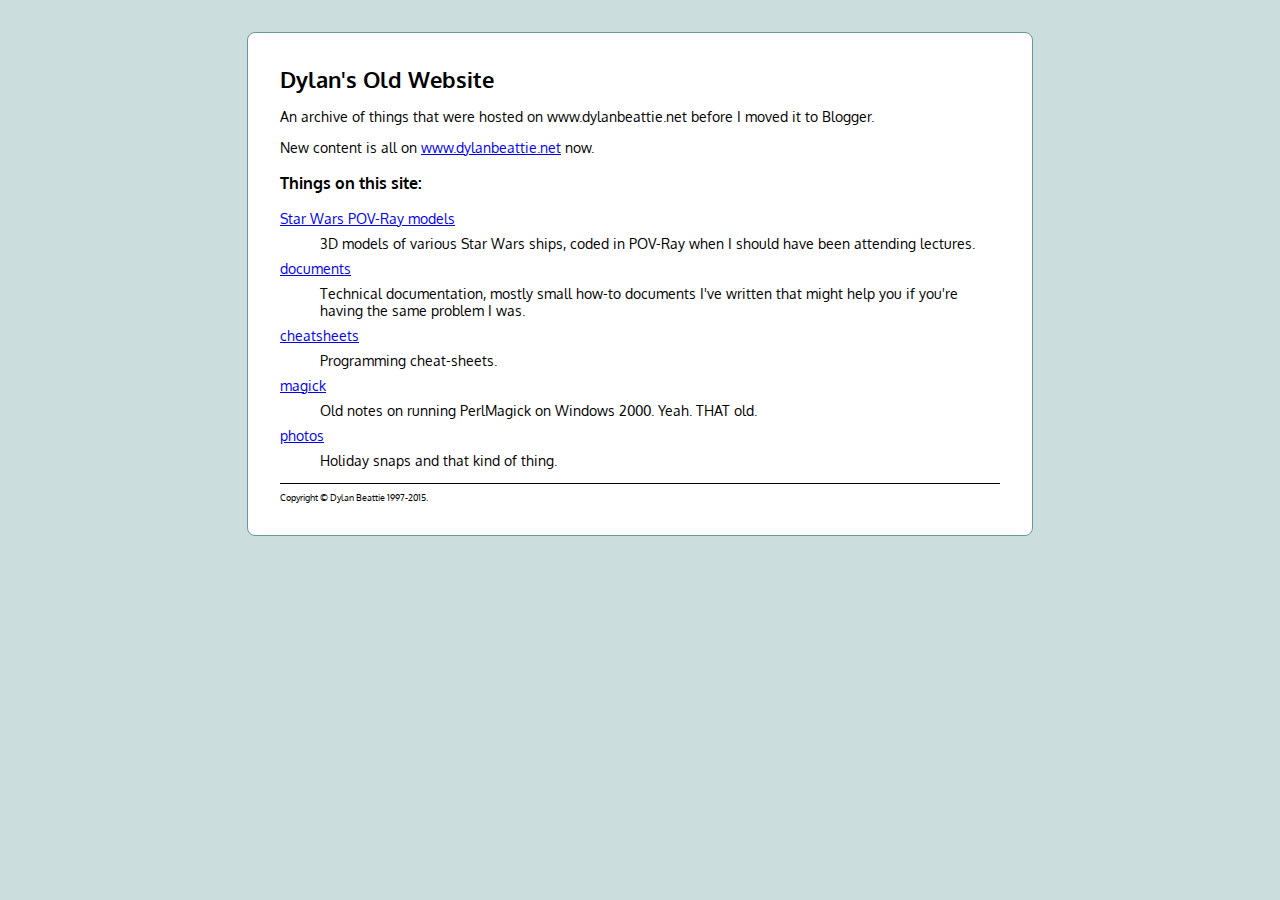
<file: index.html>
<!DOCTYPE html>
<html>
  <head>
    <title>dylan beattie dot net</title>
    <link href='http://fonts.googleapis.com/css?family=Oxygen' rel='stylesheet' type='text/css'>
    <style>
    html {font-family: 'Oxygen', sans-serif; margin: 32px; padding: 0px; background-color: #cdd;}
	body { margin: 8px; padding: 32px; width: 720px; margin: auto; border-width: 1px; border-color: #699; border-style: solid; border-radius: 8px; font-size: 87.5%; background-color: #fff; }
	dt { margin: 8px 0px }
	h1 { margin-top: 0px; font-size: 160%; }
	footer { font-size: 65%; border-top: 1px solid #000; padding: 8px 0 0 0; }
    </style>
  </head>
  <body>
    <h1>Dylan's Old Website</h1>
    <p>An archive of things that were hosted on www.dylanbeattie.net before I moved it to Blogger.</p>
    <p>New content is all on <a href="http://www.dylanbeattie.net/">www.dylanbeattie.net</a> now. </p>
  <h3>Things on this site:</h3>
    <dl>
      <dt><a href="/starwars/">Star Wars POV-Ray models</a></dt>
      <dd>3D models of various Star Wars ships, coded in POV-Ray when I should have been attending lectures.</dd>
    <dt><a href="/docs/">documents</a></dt>
    <dd>Technical documentation, mostly small how-to documents I've written that might help you if you're having the same problem I was.</dd>
    <dt><a href="/cheatsheets/">cheatsheets</a></dt>
    <dd>Programming cheat-sheets.</dd>
    <dt><a href="/magick/">magick</a></dt>
    <dd>Old notes on running PerlMagick on Windows 2000. Yeah. THAT old.</dd>
    <dt><a href="/photos/">photos</a></dt>
    <dd>Holiday snaps and that kind of thing.</dd>
    </dl>
<footer>Copyright &copy; Dylan Beattie 1997-2015.</footer>
    <script>
	  (function(i,s,o,g,r,a,m){i['GoogleAnalyticsObject']=r;i[r]=i[r]||function(){
	  (i[r].q=i[r].q||[]).push(arguments)},i[r].l=1*new Date();a=s.createElement(o),
	  m=s.getElementsByTagName(o)[0];a.async=1;a.src=g;m.parentNode.insertBefore(a,m)
	  })(window,document,'script','//www.google-analytics.com/analytics.js','ga');

	  ga('create', 'UA-4266979-9', 'auto');
	  ga('send', 'pageview');

</script>
    </body>
  </html>
</file>
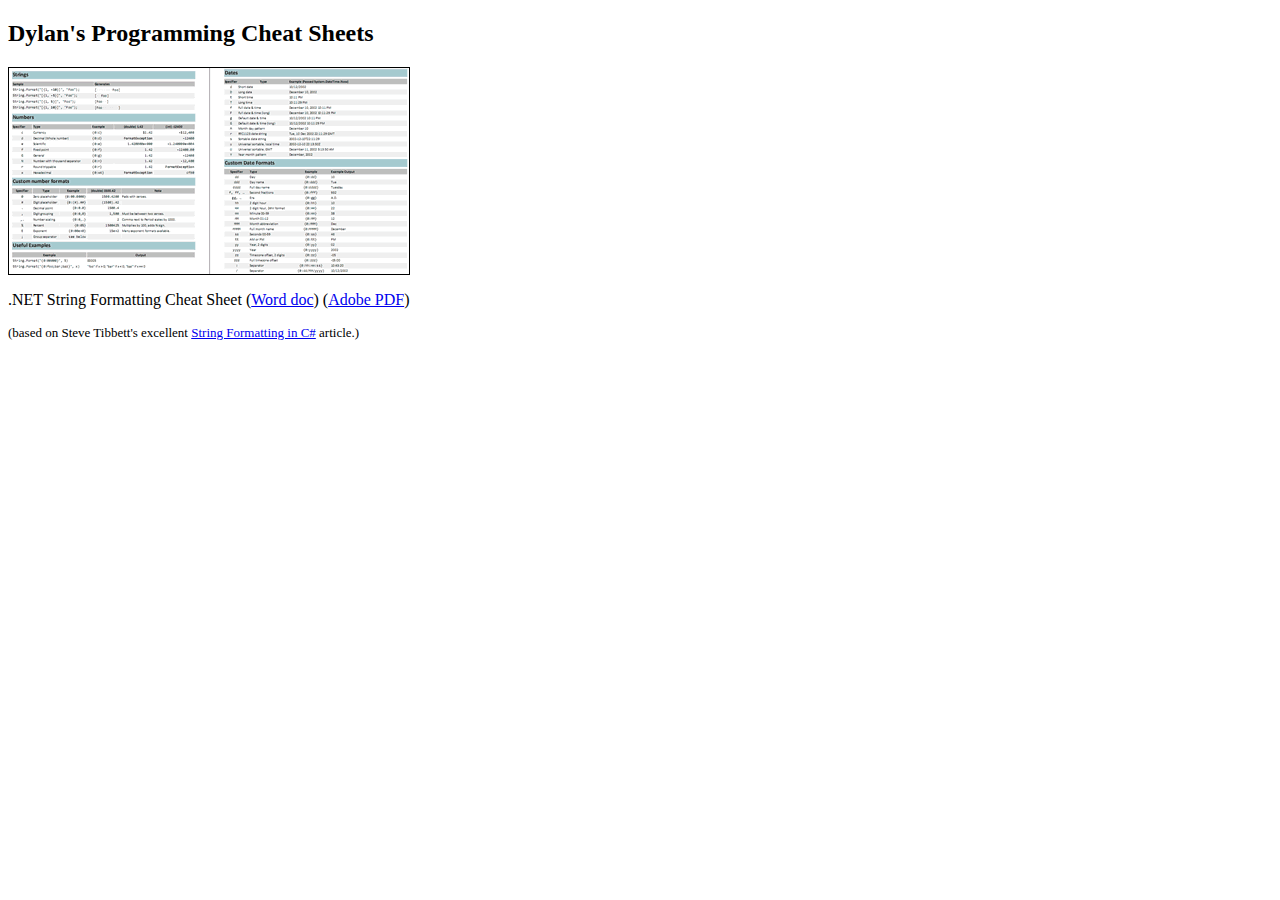
<file: cheatsheets/index.htm>
<!DOCTYPE html PUBLIC "-//W3C//DTD XHTML 1.0 Transitional//EN" "http://www.w3.org/TR/xhtml1/DTD/xhtml1-transitional.dtd">
<html xmlns="http://www.w3.org/1999/xhtml">
<head>
<meta http-equiv="Content-Type" content="text/html; charset=utf-8" />
<title>Untitled Document</title>
<style type="text/css">
<!--
.sheetImg {
	border: 1px solid #000;
}
.smallPrint {
	font-size: small;
}
-->
</style>
</head>

<body>
<h2>Dylan's Programming Cheat Sheets</h2>
<p><a href="dot_net_string_format_cheat_sheet.gif"><img src="dot_net_string_format_cheat_sheet_thumbnail.gif" alt=".NET String Format Cheat Sheet" width="400" height="206" border="0" class="sheetImg" /></a></p>
<p>.NET String Formatting Cheat Sheet (<a href="dot_net_string_format_cheat_sheet.docx">Word doc</a>) (<a href="dot_net_string_format_cheat_sheet.pdf">Adobe PDF</a>)</p>
<p class="smallPrint">(based on Steve Tibbett's excellent <a href="http://blog.stevex.net/string-formatting-in-csharp/">String Formatting in C#</a> article.)</p>
<blockquote>
  <p>&nbsp;</p>
</blockquote>
</body>
</html>
</file>
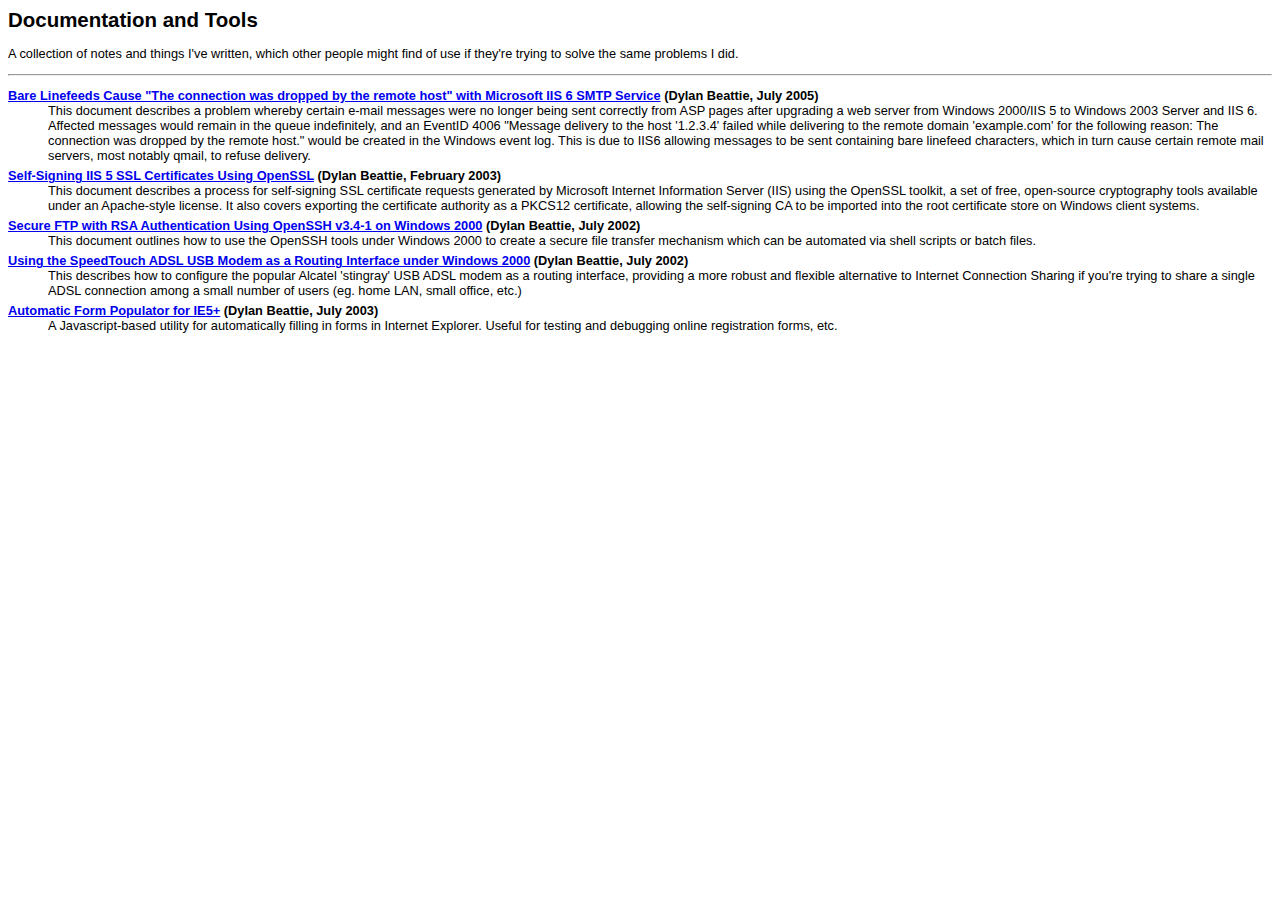
<file: docs/index.html>
<html>
<head>
<title>Documentation</title>
<link rel="stylesheet" type="text/css" href="styles.css">
</head>
<body>
<h1>Documentation and Tools</h1>
<p>A collection of notes and things I've written, which other people might find of use if they're trying to solve the same problems I did.</p>
<hr />
<dl>
<dt><a href="/docs/iis6_bare_linefeed.html">Bare Linefeeds Cause &quot;The connection was dropped by the remote host&quot; with Microsoft IIS 6 SMTP Service</a> (Dylan Beattie, July 2005)</dt>
<dd>This document describes a problem whereby certain e-mail messages were no longer being sent correctly from ASP pages after upgrading a web server from Windows 2000/IIS 5 to Windows 2003 Server and IIS 6. Affected messages would remain in the queue indefinitely, and an EventID 4006 &quot;Message delivery to the host '1.2.3.4' failed while delivering to the remote domain 'example.com' for the following reason: The connection was dropped by the remote host.&quot; would be created in the Windows event log. This is due to IIS6 allowing messages to be sent containing bare linefeed characters, which in turn cause certain remote mail servers, most notably qmail, to refuse delivery. </dd>
<dt><a href="openssl_iis_ssl_howto.html">Self-Signing IIS 5 SSL Certificates Using OpenSSL</a> (Dylan Beattie, February 2003)</dt>
<dd>This document describes a process for self-signing SSL certificate requests generated by Microsoft Internet Information Server (IIS) using the OpenSSL toolkit, a set of free, open-source cryptography tools available under an Apache-style license. It also covers exporting the certificate authority as a PKCS12 certificate, allowing the self-signing CA to be imported into the root certificate store on Windows client systems.</dd>
<dt><a href="sftp_rsa_win2k_howto.html">Secure FTP with RSA Authentication Using OpenSSH v3.4-1 on Windows 2000</a> (Dylan Beattie, July 2002)</dt>
<dd>This document outlines how to use the OpenSSH tools under Windows 2000 to create a secure file
  transfer mechanism which can be automated via shell scripts or batch files.</dd>
<dt><a href="speedtouch_usb_rras.html">Using the SpeedTouch ADSL USB Modem as a Routing Interface under Windows 2000</a> (Dylan Beattie, July 2002)</dt>
<dd>This describes how to configure the popular Alcatel 'stingray' USB ADSL modem as a routing interface, providing a more robust and flexible alternative to Internet Connection Sharing if you're trying to share a single ADSL connection among a small number of users (eg. home LAN, small office, etc.)</dd>
<dt><a href="populator.html">Automatic Form Populator for IE5+</a> (Dylan Beattie, July 2003)</dt>
<dd>A Javascript-based utility for automatically filling in forms in Internet Explorer. Useful for testing and debugging online registration forms, etc.</dd>
</dl>
<!--#include file="_footer.html"-->
</body>
</html>
</file>
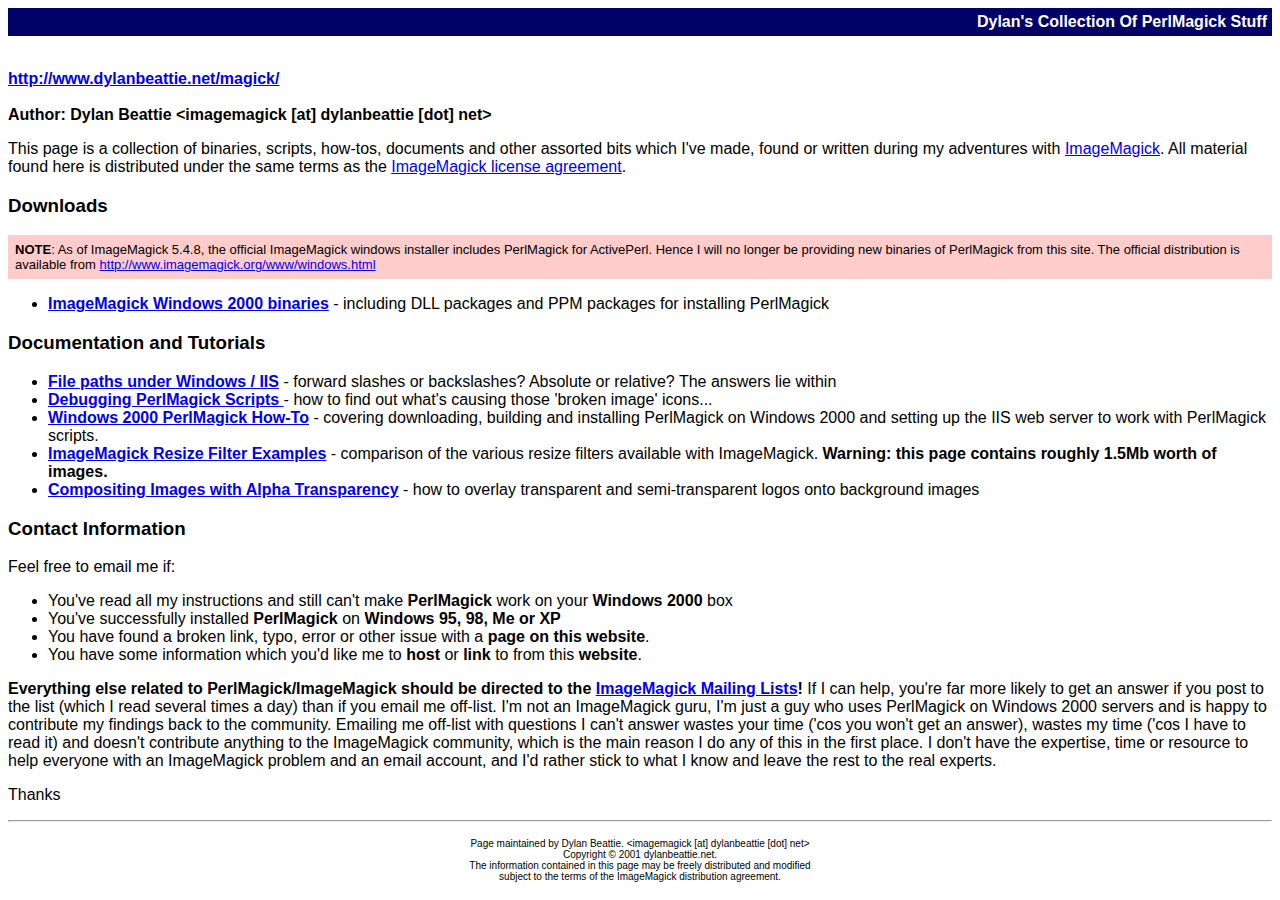
<file: magick/index.html>
<html>
<head>
<title>PerlMagick Windows 2000 HowTo</title>
<meta http-equiv="Content-Type" content="text/html; charset=iso-8859-1">
<link rel="stylesheet" href="../default.css" type="text/css">
<meta name="keywords" content="ImageMagick PerlMagick Magick IIS Windows 2000">
<meta name="description" content="A collection of tutorials and notes on installing PerlMagick on Windows 2000 systems">
</head>

<body bgcolor="#FFFFFF" text="#000000">
<table width="100%" border="0" cellpadding="5" cellspacing="0">
  <tr>
    <td bgcolor="#000066">
      <div align="right"><font color="#FFFFFF"><b><font size="3">Dylan's Collection
        Of PerlMagick Stuff</font></b></font></div>
    </td>
  </tr>
</table>
<br>
<p><a href="http://www.dylanbeattie.net/magick/"><b>http://www.dylanbeattie.net/magick/</b></a><b><br>
  <br>
  Author: Dylan Beattie &lt;imagemagick [at] dylanbeattie [dot] net&gt;</b></p>
<p>This page is a collection of binaries, scripts, how-tos, documents and other
  assorted bits which I've made, found or written during my adventures with <a href="http://www.imagemagick.org" target="_blank">ImageMagick</a>.
  All material found here is distributed under the same terms as the <a href="license.txt">ImageMagick
  license agreement</a>.</p>
<h3>Downloads</h3>
<table width="100%" border="0" cellpadding="5" bordercolor="#FFFFFF" bgcolor="#FFCCCC">
  <tr>
    <td><font size="2"><b>NOTE</b>: As of ImageMagick 5.4.8, the official ImageMagick windows installer includes PerlMagick for ActivePerl. Hence I will no longer be providing new binaries of PerlMagick from this site.
    The official distribution is available from <a href="http://www.imagemagick.org/www/windows.html">http://www.imagemagick.org/www/windows.html</a>

    </font></td>
  </tr>
</table>
<ul>
  <li><a href="downloads.html"><b>ImageMagick Windows 2000 binaries</b></a> -
    including DLL packages and PPM packages for installing PerlMagick</li>
</ul>
<h3>Documentation and Tutorials</h3>
<ul>
  <!--
  <li><b><i><font color="#FF0000">NEW!</font></i></b> <b><a href="pdf_thumbs.html">Generating
    Thumbnails from PDF files</a> </b></li>-->
  <li><a href="filepath.html"><b>File paths under Windows / IIS</b></a> - forward
    slashes or backslashes? Absolute or relative? The answers lie within</li>
  <li><a href="debug.html"><b>Debugging PerlMagick Scripts </b></a>- how to find
    out what's causing those 'broken image' icons...</li>
  <li><a href="howto.html"><b>Windows 2000 PerlMagick How-To</b></a> - covering
    downloading, building and installing PerlMagick on Windows 2000 and setting
    up the IIS web server to work with PerlMagick scripts.</li>
  <li><a href="filters/result.html"><b>ImageMagick Resize Filter Examples</b></a>
    - comparison of the various resize filters available with ImageMagick. <b>Warning:
    this page contains roughly 1.5Mb worth of images.</b></li>
  <li><a href="composite/index.html"><b>Compositing Images with Alpha Transparency</b></a>
    - how to overlay transparent and semi-transparent logos onto background images</li>
</ul>
<h3>Contact Information</h3>
<!--<p align="center"><b><font color="#FF0000" size="3">PLEASE READ THE FOLLOWING
  BEFORE CONTACTING ME</font></b></p>-->
<p>Feel free to email me if:</p>
<ul>
  <li>You've read all my instructions and still can't make <b>PerlMagick</b> work
    on your <b>Windows</b> <b>2000</b> box</li>
  <li>You've successfully installed <b>PerlMagick</b> on <b>Windows 95, 98, Me
    or XP</b></li>
  <li>You have found a broken link, typo, error or other issue with a <b>page
    on this website</b>.</li>
  <li>You have some information which you'd like me to <b>host</b> or <b>link</b>
    to from this <b>website</b>.</li>
</ul>
<p><b>Everything else related to PerlMagick/ImageMagick should be directed to
  the <a href="http://www.imagemagick.org/www/magick-list.html">ImageMagick Mailing
  Lists</a>!</b> If I can help, you're far more likely to get an answer if you
  post to the list (which I read several times a day) than if you email me off-list.
  I'm not an ImageMagick guru, I'm just a guy who uses PerlMagick on Windows 2000
  servers and is happy to contribute my findings back to the community. Emailing
  me off-list with questions I can't answer wastes your time ('cos you won't get an answer),
  wastes my time ('cos I have to read it) and doesn't contribute anything to the ImageMagick community, which
  is the main reason I do any of this in the first place.
  I don't have the expertise, time or resource to help everyone with an ImageMagick
  problem and an email account, and I'd rather stick to what I know and leave
  the rest to the real experts. </p>
  <p>Thanks</p>
<hr>
<p align="center"><font size="1">Page maintained by Dylan Beattie. &lt;imagemagick [at] dylanbeattie [dot] net&gt;<br>
  Copyright &copy; 2001 dylanbeattie.net. <br>
  The information contained in this page may be freely distributed and modified<br>
  subject to the terms of the ImageMagick distribution agreement.</font></p>
</body>
</html>
</file>
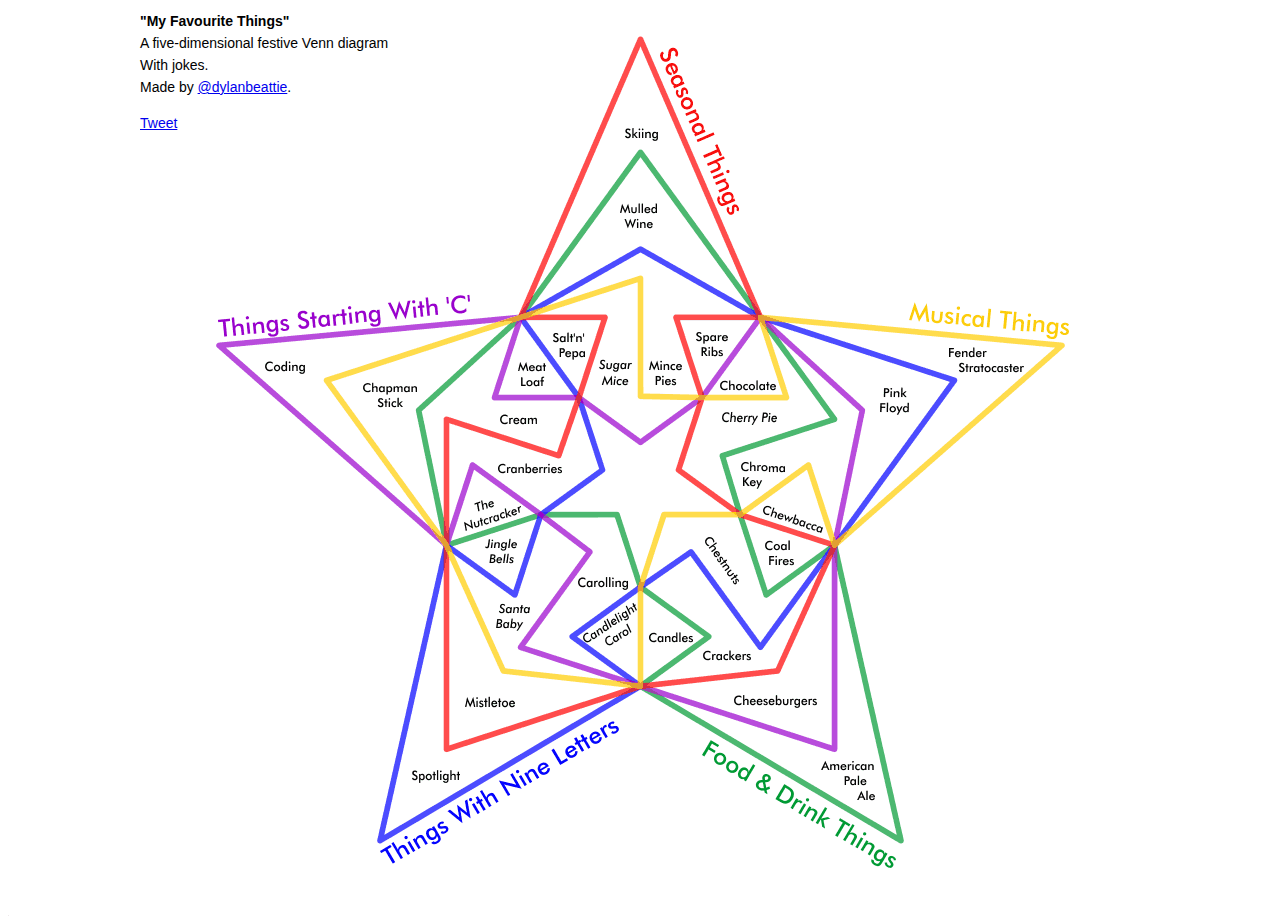
<file: xmas2015/index.html>
<html>
<head>
<title>A five-dimensional festive Venn diagram with jokes, by @dylanbeattie</title>
<script type="text/javascript">
var isTouchDevice = 'ontouchstart' in window || navigator.msMaxTouchPoints;

function mo(filename) {
	document.images[0].src = filename + ".png";
}

function oc(filename, event) {
	var area = document.getElementById(filename);
	var touchLink = document.getElementById("touch_link");
	touchLink.href = area.href;
	touchLink.innerHTML = area.alt + " &gt;&gt;";
	mo(filename);
	event.preventDefault();
	return(false);
}
function reset() { document.images[0].src = "x.png"; }
</script>
<style>
html { font-family: Trebuchet MS, Arial, sans-serif; margin: 0; padding: 0; }
div#wrapper { width: 1000px; margin: 10px auto; position: relative; border: 0; padding: 0; }
img { margin: 0px auto; display: block; }
img.preload { width: 1px; height: 1px; display: inline; position: absolute; }

a#touch_link { font-size: 14px; font-weight: bold; text-decoration: none; position: absolute; top: 0px; right: 0px; padding: 4px; }
a#touch_link:hover { text-decoration: underline; }
p { margin-top: 0; }
div#share_links { position: absolute; right: 0px; }
div#titles { position: absolute; left: 0px; top: 0px; font-size: 14px; text-align: left; line-height: 22px; }
</style>
</head>
<body>
<div id="fb-root"></div>
<script>(function(d, s, id) {
  var js, fjs = d.getElementsByTagName(s)[0];
  if (d.getElementById(id)) return;
  js = d.createElement(s); js.id = id;
  js.src = "//connect.facebook.net/en_GB/sdk.js#xfbml=1&version=v2.5&appId=366471826743977";
  fjs.parentNode.insertBefore(js, fjs);
}(document, 'script', 'facebook-jssdk'));</script>
<div id="wrapper">
	<div id="titles">
		<p><strong>"My Favourite Things"</strong><br />A five-dimensional festive Venn diagram<br />
		With jokes.</br>
		Made by <a href="https://twitter.com/dylanbeattie">@dylanbeattie</a>.</p>
		<div>
		<a href="https://twitter.com/share" class="twitter-share-button"{count} data-text="A five-dimensional festive Venn diagram - with jokes." data-via="dylanbeattie">Tweet</a>
		<div class="fb-share-button" data-href="http://www.dylanbeattie.net/xmas2015/" data-layout="button_count"></div>
		</div>
	</div>
	<a id="touch_link" target="_blank">&nbsp;</a>
<article>
<img id="christmas" src="x.png" border="0" width="945" height="895" usemap="#star_map" alt="Happy Christmas!" />
</article>
</div>
<map name="star_map">
<area id="c" onmouseover="mo('c');" onclick="return(oc('c', event));" 			onmouseout="reset();" alt="Code your own Santa Tracker" title='10 PRINT "HAPPY CHRISTMAS"&#13;20 GOTO 10&#13;RUN' href="https://santatracker.google.com/?utm_source=VillageHPP#codelab" shape="poly" coords="352,307,53,335,279,537,164,370,160,370" style="outline:none;"  />
<area id="f" onmouseover="mo('f');" onclick="return(oc('f', event));" 			onmouseout="reset();" alt="Read about American Pale Ale" title="'There's a hole in my bucket, dear Liza, dear Liza...' &#13;&#13;'Oh no! You have pail ail!'" href="http://darkstarbrewing.co.uk/beer/" shape="poly" coords="667,534,735,830,471,678,669,736" style="outline:none;"  />
<area id="m" onmouseover="mo('m');" onclick="return(oc('m', event));" 			onmouseout="reset();" alt="Watch Eric Johnson playing a Fender Stratocaster" title="Spot the odd one out: &#13;Stratocaster &#13;Telecaster &#13;Starcaster &#13;Doncaster" href="https://youtu.be/15eu7ar5EKM?t=131" shape="poly" coords="592,311,897,335,669,539,787,370" style="outline:none;"  />
<area id="s" onmouseover="mo('s');" onclick="return(oc('s', event));" 			onmouseout="reset();" alt="Watch the best ski video ever." title="Q: What's funnier than a snowboarder on a button-lift?&#13;A: Nothing!" href="https://www.youtube.com/watch?v=ygxufRprWpY" shape="poly" coords="353,307,473,30,592,303,473,145" style="outline:none;"  />
<area id="n" onmouseover="mo('n');" onclick="return(oc('n', event));" 			onmouseout="reset();" alt="Read the Spotlight Backstage Blog" title="That's me. In the corner." href="http://backstage.spotlight.com/" shape="poly" coords="472,676,211,832,280,537,279,739" style="outline:none;"  />
<area id="fc" onmouseover="mo('fc');" onclick="return(oc('fc', event));" 		onmouseout="reset();" alt="Discover London's Top Ten Burgers at Young &amp; Foodish" title="Note that 'C' food is not the same as seafood." href="http://youngandfoodish.com/london/top-10-burgers-in-london/" shape="poly" coords="474,680,669,739,670,534,609,662" style="outline:none;"  />
<area id="fn" onmouseover="mo('fn');" onclick="return(oc('fn', event));" 		onmouseout="reset();" alt="Discover London's Best Ribs" title="What's spare about them, anyway? Do pigs carry them in case they break one?" href="http://www.timeout.com/london/restaurants/londons-best-ribs" shape="poly" coords="508,307,534,391,596,305" style="outline:none;"  />
<area id="mc" onmouseover="mo('mc');" onclick="return(oc('mc', event));" 		onmouseout="reset();" alt="See 'Cantina Band' played on a Chapman Stick" title="Actually, 'chap man stick' sounds kinda rude when you think about it..." href="https://www.youtube.com/watch?v=a7kIclA4yq4" shape="poly" coords="353,308,157,370,280,533,251,400" style="outline:none;"  />
<area id="mf" onmouseover="mo('mf');" onclick="return(oc('mf', event));" 		onmouseout="reset();" alt="Watch 'Dead Ringer for Love'" title="Things Meat Loaf Would Do For Love&#13;&#13;&#x2611; Anything&#13;&#x2610; That" href="https://youtu.be/KSTIsZULYmY?t=135" shape="poly" coords="355,307,411,390,327,388" style="outline:none;"  />
<area id="nc" onmouseover="mo('nc');" onclick="return(oc('nc', event));" 		onmouseout="reset();" alt="Follow Peter Mayhew on Twitter" title="Why don't rancors eat wookiees?&#13;&#13;They're too chewie." href="https://twitter.com/TheWookieeRoars" shape="poly" coords="570,505,669,537,640,454" style="outline:none;"  />
<area id="sc" onmouseover="mo('sc');" onclick="return(oc('sc', event));" 		onmouseout="reset();" alt="Watch the Two Ronnies 'Four Candles'" title="Four candles? No, fork handles." href="https://www.youtube.com/watch?v=Cz2-ukrd2VQ" shape="poly" coords="473,578,472,679,541,628" style="outline:none;"  />
<area id="sf" onmouseover="mo('sf');" onclick="return(oc('sf', event));" 		onmouseout="reset();" alt="Make mulled wine" title="Q: What does Billy Ray Cyrus like to do with wine at Christmas?&#13;A: Mull it." href="http://www.bbc.co.uk/food/recipes/mulledwine_8156" shape="poly" coords="474,144,592,308,473,239,354,307" style="outline:none;"  />
<area id="mn" onmouseover="mo('mn');" onclick="return(oc('mn', event));" 		onmouseout="reset();" alt="Watch 'Comfortably Numb' at Live8" title="I grew up listening to 'Shine On You Crazy Diamond'... &#13;&#13;I put it one day when I was a kid, and by the time it finished I was twenty-six." href="https://youtu.be/G4i8tzFbTAk?t=274" shape="poly" coords="594,309,788,370,669,535,695,400" style="outline:none;"  />
<area id="sm" onmouseover="mo('sm');" onclick="return(oc('sm', event));" 		onmouseout="reset();" alt="Watch Metal Jingle Bells" title="Jingle bells, Batman smells,&#13;Robin flew away&#13;The Batmobile, lost a wheel,&#13;on the motorway" href="https://youtu.be/9c0X9AwsH1U?t=14" shape="poly" coords="279,536,373,505,346,585" style="outline:none;"  />
<area id="sn" onmouseover="mo('sn');" onclick="return(oc('sn', event));" 		onmouseout="reset();" alt="Read: is the mistletoe tradition dying out?" title="Did you hear about the catholic priest who dropped his sermon book on his foot?&#13;He got missal toe." href="http://www.theguardian.com/lifeandstyle/shortcuts/2015/dec/21/kiss-under-mistletoe-victorian-tradition-dying-out" shape="poly" coords="472,677,280,740,279,536,338,660" style="outline:none;"  />
<area id="fnc" onmouseover="mo('fnc');" onclick="return(oc('fnc', event));" 	onmouseout="reset();" alt="Learn about the science of chocolate" title="There's a rumour Cadburys are launching a new product aimed at the Far East.&#13;&#13;But it might just be a Chinese Wispa." href="https://www.youtube.com/watch?v=bt7tzEzEg5o" shape="poly" coords="592,305,620,389,535,387" style="outline:none;"  />
<area id="mfc" onmouseover="mo('mfc');" onclick="return(oc('mfc', event));" 	onmouseout="reset();" alt="Watch Cream's 'White Room'" title="Descartes: 'Waiter, I'd like a cup of coffee without cream, please.'&#13;Waiter: 'I'm sorry, sir, we're out of cream. Would you take it without milk?'" href="https://youtu.be/pkae0-TgrRU?t=21" shape="poly" coords="411,386,390,447,278,410,277,532,249,400,353,304,328,389" style="outline:none;"  />
<area id="mfn" onmouseover="mo('mfn');" onclick="return(oc('mfn', event));" 	onmouseout="reset();" alt="Watch Salt'n'Pepa 'Push It'" title="One of my friends was hospitalised after eating a Naga Viper chilli.&#13;&#13;The chef was arrested for assault with a deadly pepper." href="https://www.youtube.com/watch?v=vCadcBR95oU" shape="poly" coords="351,306,410,388,437,307" style="outline:none;"  />
<area id="mnc" onmouseover="mo('mnc');" onclick="return(oc('mnc', event));" 	onmouseout="reset();" alt="Listen to Chroma Key on Spotify" title="I liked Dream Theater's first two albums.&#13;&#13;They used chromatic polyrhythms less, and Kevin Moore." href="https://play.spotify.com/track/6eaJIZ2x41y7aGR5TYOoo6" shape="poly" coords="595,310,695,401,668,536,640,456,574,505,554,445,667,409" style="outline:none;"  />
<area id="sfc" onmouseover="mo('sfc');" onclick="return(oc('sfc', event));" 	onmouseout="reset();" alt="Watch Greg and Mike detonate high-explosive crackers in slow motion" title="For the benefit of our American readers, crackers &#13;are all about stupid hats, gunpowder, and pulling &#13;at the family dinner table." href="https://www.youtube.com/watch?v=Fom6c-WH5ig" shape="poly" coords="473,579,524,543,592,636,665,536,612,663,473,677,540,628" style="outline:none;"  />
<area id="sfn" onmouseover="mo('sfn');" onclick="return(oc('sfn', event));" 	onmouseout="reset();" alt="Make Nigella's Star Topped Mince Pies" title="Q: What do you call an undercover Polo?&#13A: A mint spy!" href="http://www.nigella.com/recipes/view/STAR-TOPPED-MINCE-PIES-5238" shape="poly" coords="354,306,474,240,593,308,508,306,534,388,474,387,474,269" style="outline:none;"  />
<area id="smc" onmouseover="mo('smc');" onclick="return(oc('smc', event));" 	onmouseout="reset();" alt="Hear John Rutter's 'Candlelight Carol'" title="'How can you capture the wind on the water?' is &#13;kind of a dumb question in world where sailing &#13;ships have been a thing for hundreds of years." href="https://www.youtube.com/watch?v=SSZqYn0UtNY" shape="poly" coords="472,578,406,626,473,679" style="outline:none;"  />
<area id="smf" onmouseover="mo('smf');" onclick="return(oc('smf', event));" 	onmouseout="reset();" alt="Learn to play the Dance of the Sugar Plum Fairy" title="Clara and the Prince travel to the beautiful Land of Sweets, &#13;ruled by the Sugar Plum Fairy in his place until his return. &#13; &#13;He recounts for her how he had been saved from the Mouse King &#13;by Clara and had been transformed back into his own self. &#13;&#13;Afterwards, they agree never to drop acid on Christmas Eve ever again." href="https://www.youtube.com/watch?v=MdfEo2_JJh4" shape="poly" coords="306,456,278,537,373,505" style="outline:none;"  />
<area id="smn" onmouseover="mo('smn');" onclick="return(oc('smn', event));" 	onmouseout="reset();" alt="Hear Eartha Kitt singing 'Santa Baby'"  title="Eartha Kitt's Christmas List&#13; &#13; &#x2610; Sable&#13; &#x2610; 54 Convertible (light blue)&#13; &#x2610; Yacht&#13; &#x2610; Deed to a mine (platinum!)&#13; &#x2610; Duplex&#13; &#x2610; Checks&#13; &#x2610; Tree decorations (Tiffany)&#13; &#x2610; A Ring." href="https://www.youtube.com/watch?v=jFMyF9fDKzE" shape="poly" coords="336,663,281,537,347,583,373,505,423,541,355,636,472,677" style="outline:none;"  />
<area id="snc" onmouseover="mo('snc');" onclick="return(oc('snc', event));" 	onmouseout="reset();" alt="Watch a real coal fire" title="In Thatcher's Britain, coal fires YOU!" href="https://www.youtube.com/watch?v=U38n8cex4Ho" shape="poly" coords="573,504,667,535,599,586" style="outline:none;"  />
<area id="sfnc" onmouseover="mo('sfnc');" onclick="return(oc('sfnc', event));" 	onmouseout="reset();" alt="Make roasted chestnuts" title="[I only know one chestnut joke, and it's very rude.]" href="http://www.bbcgoodfood.com/howto/guide/how-roast-chestnuts" shape="poly" coords="668,536,594,638,524,542,473,578,496,502,577,506,572,508,598,586" style="outline:none;"  />
<area id="smfc" onmouseover="mo('smfc');" onclick="return(oc('smfc', event));" 	onmouseout="reset();" alt="Watch 'Zombie' by Cranberries" title="I genuinely did a little dance when I thought of this one... I mean, how many seasonal musical food-related things beginning with 'C' are there?" href="https://www.youtube.com/watch?v=6Ejga4kJUts" shape="poly" coords="279,527,279,409,391,445,411,389,436,460,374,505,308,456" style="outline:none;"  />
<area id="smfn" onmouseover="mo('smfn');" onclick="return(oc('smfn', event));" 	onmouseout="reset();" alt="Watch 'Sugar Mice' by Marillion" title="OK, a sugar mouse I can get - but why would anybody want a salt pig?" href="https://youtu.be/kIPrJmzG7Ss?t=120" shape="poly" coords="352,309,473,269,473,386,534,388,473,432,412,389,436,308" style="outline:none;"  />
<area id="mfnc" onmouseover="mo('mfnc');" onclick="return(oc('mfnc', event));" 	onmouseout="reset();" alt="Watch 'Cherry Pie' by Warrant" title="Mathematician: 'pi-r-squared' &#13;Baker: 'No... pie are round. Brownies are square. Idiot.'" href="https://youtu.be/OjyZKfdwlng?t=65" shape="poly" coords="593,309,666,409,555,445,573,504,512,460,537,387,620,386" style="outline:none;"  />
<area id="smnc" onmouseover="mo('smnc');" onclick="return(oc('smnc', event));" 	onmouseout="reset();" alt="Read XKCD #959 'Caroling'" title="Three friends are out on Christmas Eve; they get horribly drunk, fall in &#13;the canal, and die. They get to the Pearly Gates, where St Peter tells &#13;them will only get into Heaven if they can show they were celebrating &#13;Christmas. &#13;&#13;The first man pulls out his cigarette lighter, lights it and &#13;says 'Look - it's my Christmas candle!' - and in he goes. &#13;&#13;The second man pulls out his car keys, jingles them and says &#13;'Listen - sleigh bells!' - and in he goes. &#13;&#13;The third man reaches into his pocket - and pulls out a pair of &#13;ladies' knickers. &#13;&#13;'What have those got to do with Christmas?' asks St Peter. &#13;&#13;The third man replies 'er... they're Carol's.'" href="https://xkcd.com/959/" shape="poly" coords="373,504,448,503,474,580,404,627,474,677,353,639,421,540" style="outline:none;"  />
<area id="smfnc" onmouseover="mo('smfnc');" onclick="return(oc('smfnc', event));" onmouseout="reset();" alt="Hear my brother's favourite Christmas song ever." title="Worked out what should go here yet?" href="https://www.youtube.com/watch?v=nQrdxtWgHbE" shape="poly" coords="410,387,475,433,533,387,512,458,574,504,495,504,473,579,451,504,370,506,434,460" style="outline:none;"  />
</map>

<img src="c.png" class="preload" />
<img src="f.png" class="preload" />
<img src="fc.png" class="preload" />
<img src="fn.png" class="preload" />
<img src="fnc.png" class="preload" />
<img src="m.png" class="preload" />
<img src="mc.png" class="preload" />
<img src="mf.png" class="preload" />
<img src="mfc.png" class="preload" />
<img src="mfn.png" class="preload" />
<img src="mfnc.png" class="preload" />
<img src="mn.png" class="preload" />
<img src="mnc.png" class="preload" />
<img src="n.png" class="preload" />
<img src="nc.png" class="preload" />
<img src="s.png" class="preload" />
<img src="sc.png" class="preload" />
<img src="sf.png" class="preload" />
<img src="sfc.png" class="preload" />
<img src="sfnc.png" class="preload" />
<img src="sm.png" class="preload" />
<img src="sfn.png" class="preload" />
<img src="smc.png" class="preload" />
<img src="smf.png" class="preload" />
<img src="smfc.png" class="preload" />
<img src="smfn.png" class="preload" />
<img src="smn.png" class="preload" />
<img src="smnc.png" class="preload" />
<img src="sn.png" class="preload" />
<img src="snc.png" class="preload" />
<img src="smfnc.png" class="preload" />
<img src="x.png" class="preload" />
<script>!function(d,s,id){var js,fjs=d.getElementsByTagName(s)[0],p=/^http:/.test(d.location)?'http':'https';if(!d.getElementById(id)){js=d.createElement(s);js.id=id;js.src=p+'://platform.twitter.com/widgets.js';fjs.parentNode.insertBefore(js,fjs);}}(document, 'script', 'twitter-wjs');</script>
<script>
  (function(i,s,o,g,r,a,m){i['GoogleAnalyticsObject']=r;i[r]=i[r]||function(){
  (i[r].q=i[r].q||[]).push(arguments)},i[r].l=1*new Date();a=s.createElement(o),
  m=s.getElementsByTagName(o)[0];a.async=1;a.src=g;m.parentNode.insertBefore(a,m)
  })(window,document,'script','//www.google-analytics.com/analytics.js','ga');

  ga('create', 'UA-4266979-9', 'auto');
  ga('send', 'pageview');

</script>
</body>
</html>
</file>
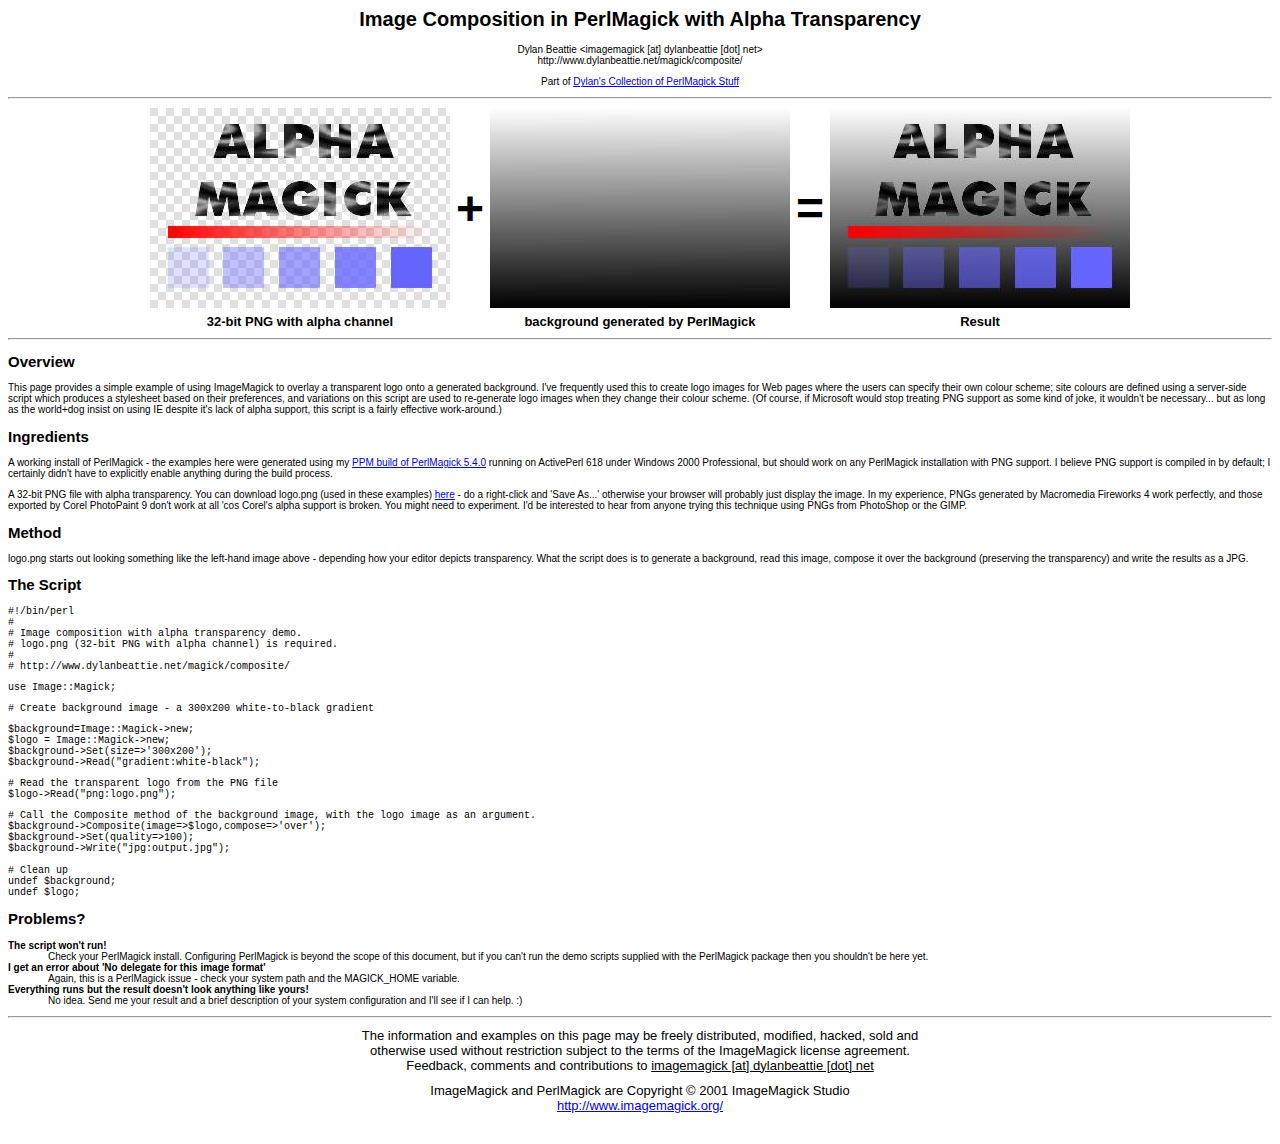
<file: magick/composite/index.html>
<html>
<head>
<title>Image Composition using PerlMagick</title>
<meta http-equiv="Content-Type" content="text/html; charset=iso-8859-1">
<link rel="home" type="text/html" href="/magick/">
<style type="text/css">
<!--
body {  font-family: Arial, Helvetica, sans-serif; font-size: x-small}
dt {  font-weight: bold}
pre {  font-size: small}
-->
</style>
</head>

<body bgcolor="#FFFFFF" text="#000000">

<h1 align="center">Image Composition in PerlMagick with Alpha Transparency</h1>
<div align="center">Dylan Beattie &lt;imagemagick [at] dylanbeattie [dot] net&gt;<br>
  http://www.dylanbeattie.net/magick/composite/
  <br />
  <p>Part of <a href="http://www.dylanbeattie.net/magick/">Dylan's Collection of PerlMagick Stuff</a></p>
</div>
<hr>
<table width="75%" border="0" cellspacing="2" cellpadding="2" align="center">
  <tr>
    <td><b><font size="7"><img src="logo.jpg" width="300" height="200" align="middle"></font></b></td>
    <td><b><font size="7">+</font></b></td>
    <td><b><font size="7"><img src="background.jpg" width="300" height="200" align="middle"></font></b></td>
    <td><b><font size="7">=</font></b></td>
    <td><b><font size="7"><img src="output.jpg" width="300" height="200" align="middle"></font></b></td>
  </tr>
  <tr>
    <td>
      <div align="center"><b><font size="2">32-bit PNG with alpha channel</font></b></div>
    </td>
    <td>
      <div align="center"><font size="2"><font size="2"><b></b></font></font></div>
    </td>
    <td>
      <div align="center"><b><font size="2">background generated by PerlMagick</font></b></div>
    </td>
    <td>
      <div align="center"><font size="2"><font size="2"><b></b></font></font></div>
    </td>
    <td>
      <div align="center"><b><font size="2">Result</font></b></div>
    </td>
  </tr>
</table>
<hr>
<h2>Overview</h2>
<p>This page provides a simple example of using ImageMagick to overlay a transparent
  logo onto a generated background. I've frequently used this to create logo images
  for Web pages where the users can specify their own colour scheme; site colours
  are defined using a server-side script which produces a stylesheet based on
  their preferences, and variations on this script are used to re-generate logo
  images when they change their colour scheme. (Of course, if Microsoft would
  stop treating PNG support as some kind of joke, it wouldn't be necessary...
  but as long as the world+dog insist on using IE despite it's lack of alpha support,
  this script is a fairly effective work-around.)</p>
<h2>Ingredients</h2>
<p>A working install of PerlMagick - the examples here were generated using my
  <a href="http://www.dylanbeattie.net/magick/PerlMagick-5.4.0.zip">PPM build
  of PerlMagick 5.4.0</a> running on ActivePerl 618 under Windows 2000 Professional,
  but should work on any PerlMagick installation with PNG support. I believe PNG
  support is compiled in by default; I certainly didn't have to explicitly enable
  anything during the build process.</p>
<p>A 32-bit PNG file with alpha transparency. You can download logo.png (used
  in these examples) <a href="logo.png">here</a> - do a right-click and 'Save
  As...' otherwise your browser will probably just display the image. In my experience,
  PNGs generated by Macromedia Fireworks 4 work perfectly, and those exported
  by Corel PhotoPaint 9 don't work at all 'cos Corel's alpha support is broken.
  You might need to experiment. I'd be interested to hear from anyone trying this
  technique using PNGs from PhotoShop or the GIMP.</p>
<h2>Method</h2>
<p>logo.png starts out looking something like the left-hand image above - depending
  how your editor depicts transparency. What the script does is to generate a
  background, read this image, compose it over the background (preserving the
  transparency) and write the results as a JPG.</p>
<h2>The Script</h2>
<pre>#!/bin/perl
#
# Image composition with alpha transparency demo.
# logo.png (32-bit PNG with alpha channel) is required.
#
# http://www.dylanbeattie.net/magick/composite/</pre>
<pre>use Image::Magick;</pre>
<pre># Create background image - a 300x200 white-to-black gradient</pre>
<pre>$background=Image::Magick-&gt;new;
$logo = Image::Magick-&gt;new;
$background-&gt;Set(size=&gt;'300x200');
$background-&gt;Read(&quot;gradient:white-black&quot;);</pre>
<pre># Read the transparent logo from the PNG file
$logo-&gt;Read(&quot;png:logo.png&quot;);</pre>
<pre># Call the Composite method of the background image, with the logo image as an argument.
$background-&gt;Composite(image=&gt;$logo,compose=&gt;'over');
$background-&gt;Set(quality=&gt;100);
$background-&gt;Write(&quot;jpg:output.jpg&quot;);

# Clean up
undef $background;
undef $logo;</pre>
<h2>Problems?</h2>
<dl>
<dt>The script won't run!</dt>
<dd>Check your PerlMagick install. Configuring PerlMagick is beyond the scope of this document, but if you can't run the demo scripts supplied with the PerlMagick package then you shouldn't be here yet.</dd>
<dt>I get an error about 'No delegate for this image format'</dt>
<dd>Again, this is a PerlMagick issue - check your system path and the MAGICK_HOME variable.</dd>
<dt>Everything runs but the result doesn't look anything like yours!</dt>
  <dd>No idea. Send me your result and a brief description of your system configuration
    and I'll see if I can help. :)</dd>
</dl>
<hr>
<div align="center">
  <p><font size="2">The information and examples on this page may be freely distributed,
    modified, hacked, sold and<br>
    otherwise used without restriction</font><font size="2"> subject to the terms
    of the ImageMagick license agreement.<br>
    Feedback, comments and contributions to <u>imagemagick [at] dylanbeattie [dot] net</u></font></p>
  <p><font size="2">ImageMagick and PerlMagick are Copyright &copy; 2001 ImageMagick
    Studio<br>
    <a href="http://www.imagemagick.org/">http://www.imagemagick.org/</a></font></p>
</div>
<p>&nbsp; </p>
</body>
</html>
</file>
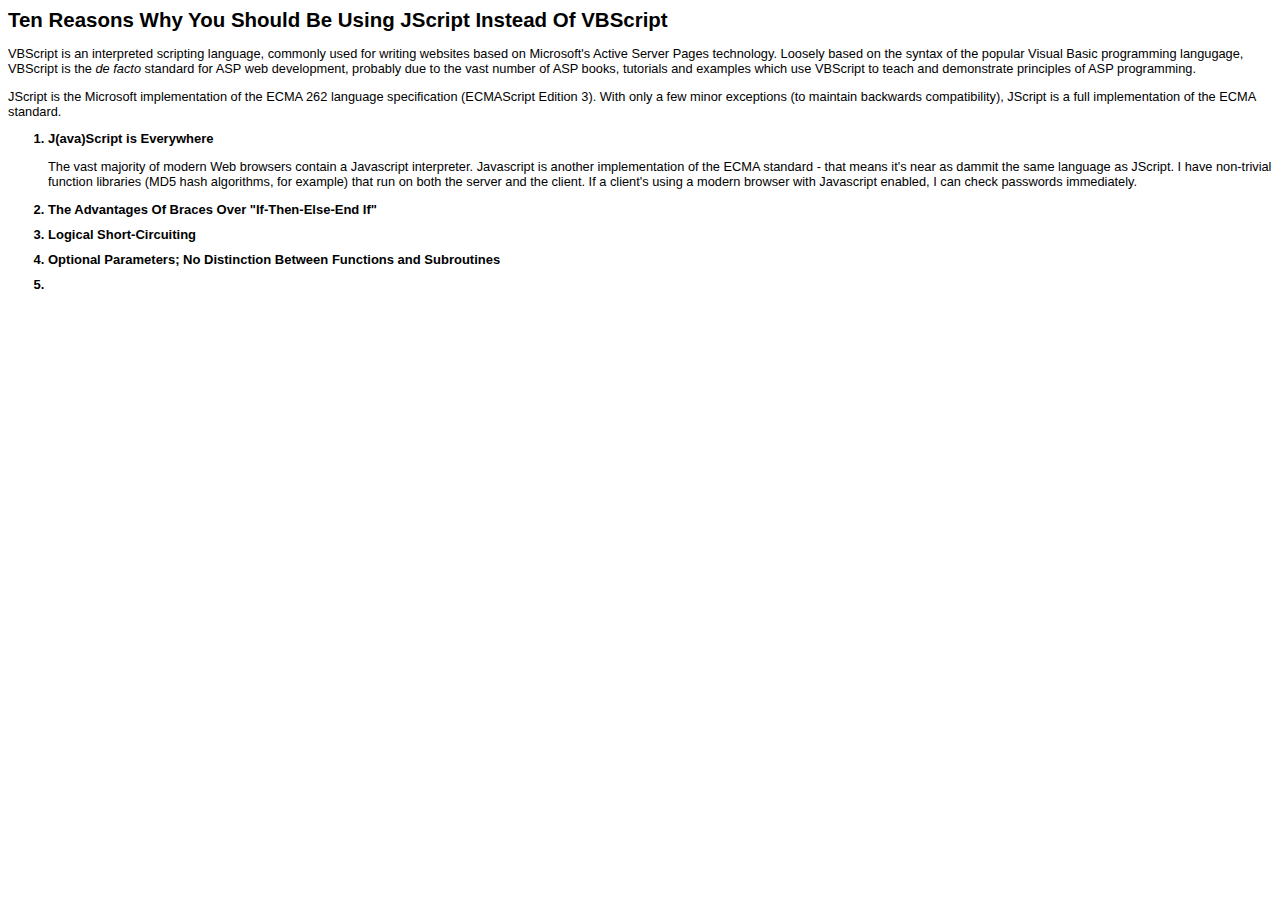
<file: docs/asp_jscript.html>
<html>
<head>
<title>#title#</title>
<meta http-equiv="Content-Type" content="text/html; charset=iso-8859-1">
<link rel="stylesheet" type="text/css" href="styles.css">
<style type="text/css">
<!--
ol#reasons li { font-weight: bold; font-size: small; }
-->
</style>
</head>
<body bgcolor="#FFFFFF" text="#000000">
<h1>Ten Reasons Why You Should Be Using JScript Instead Of VBScript </h1>
<p>VBScript is an interpreted scripting language, commonly used for writing websites based on Microsoft's Active Server Pages technology. Loosely based on the syntax of the popular Visual Basic programming langugage, VBScript is the <em>de facto</em> standard for ASP web development, probably due to the vast number of ASP books, tutorials and examples which use VBScript to teach and demonstrate principles of ASP programming.</p>
<p>JScript is the Microsoft implementation of the ECMA 262 language specification (ECMAScript Edition 3). With only a few minor exceptions (to maintain backwards compatibility), JScript is a full implementation of the ECMA standard. </p>
<ol id="reasons">
<li>J(ava)Script is Everywhere</li>
<p>The vast majority of modern Web browsers contain a Javascript interpreter. Javascript is another implementation of the ECMA standard - that means it's near as dammit the same language as JScript. I have non-trivial function libraries (MD5 hash algorithms, for example) that run on both the server and the client. If a client's using a modern browser with Javascript enabled, I can check passwords immediately. </p>
<li>The Advantages Of Braces  Over &quot;If-Then-Else-End If&quot;</li>
<li>Logical Short-Circuiting</li>
<li>Optional Parameters; No Distinction Between Functions and Subroutines</li>
<li>  </li>
</ol>
</body>
</html>
</file>
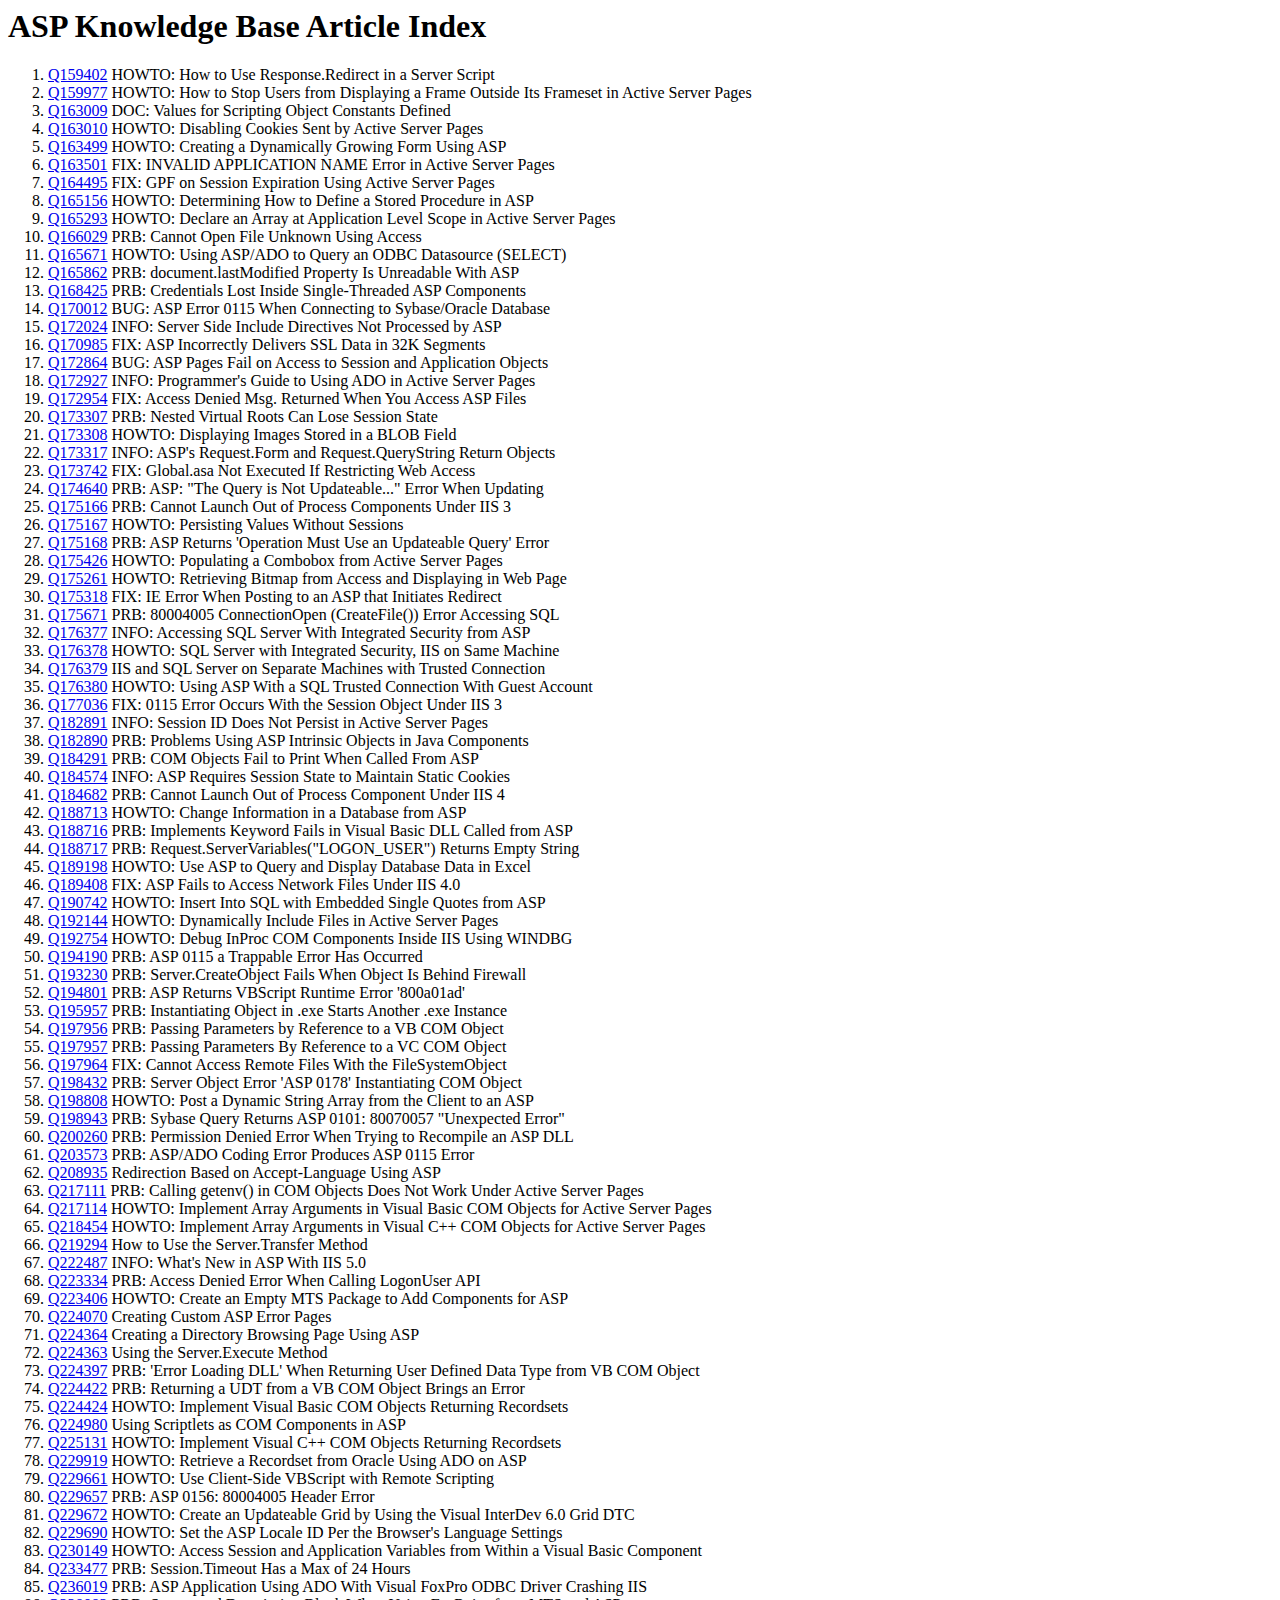
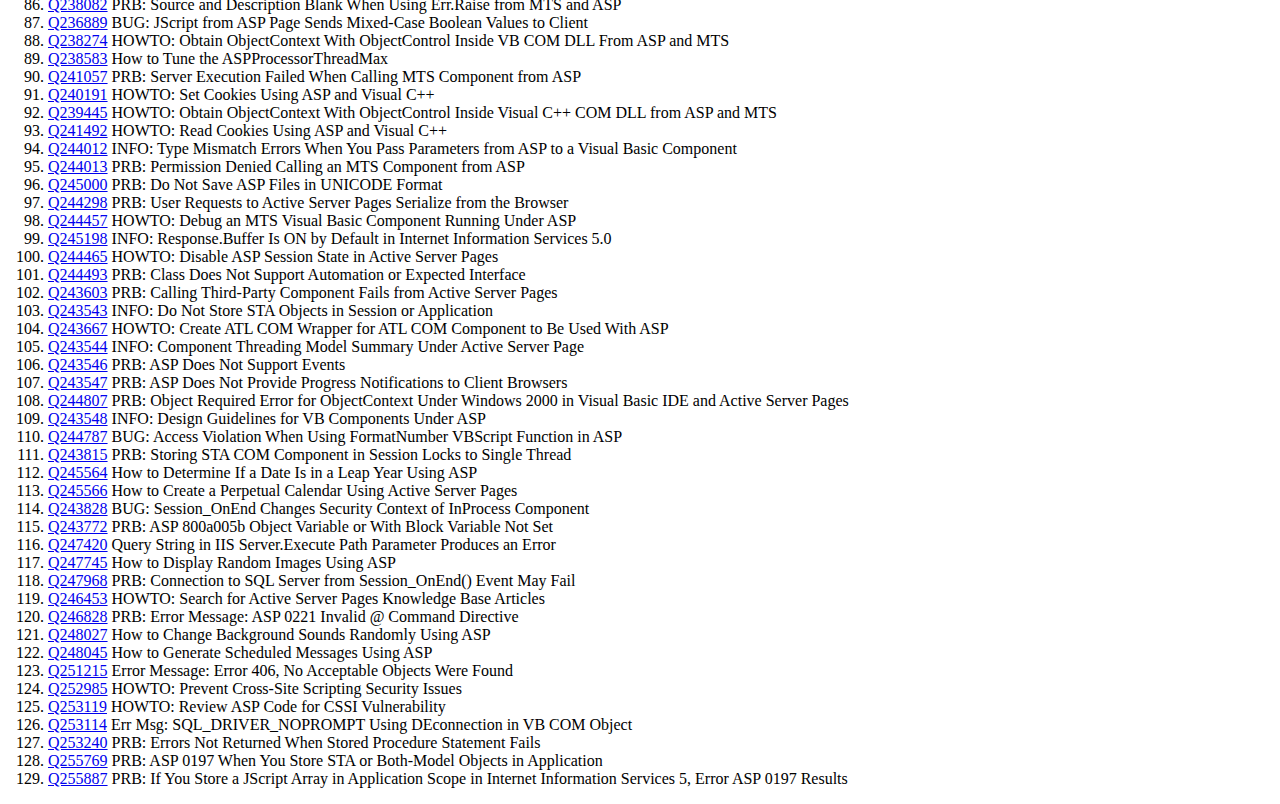
<file: docs/asp_kb_article_index.html>
<html>
<head>
<title>ASP Knowledge Base Article Index</title>
</head>
<body>
<h1>ASP Knowledge Base Article Index</h1>
<ol>
<li><a href="http://support.microsoft.com/default.aspx?scid=kb;EN-US;159402">Q159402</a> HOWTO: How to Use Response.Redirect in a Server Script</li>
<li><a href="http://support.microsoft.com/default.aspx?scid=kb;EN-US;159977">Q159977</a> HOWTO: How to Stop Users from Displaying a Frame Outside Its Frameset in Active Server Pages</li>
<li><a href="http://support.microsoft.com/default.aspx?scid=kb;EN-US;163009">Q163009</a> DOC: Values for Scripting Object Constants Defined</li>
<li><a href="http://support.microsoft.com/default.aspx?scid=kb;EN-US;163010">Q163010</a> HOWTO: Disabling Cookies Sent by Active Server Pages</li>
<li><a href="http://support.microsoft.com/default.aspx?scid=kb;EN-US;163499">Q163499</a> HOWTO: Creating a Dynamically Growing Form Using ASP</li>
<li><a href="http://support.microsoft.com/default.aspx?scid=kb;EN-US;163501">Q163501</a> FIX: INVALID APPLICATION NAME Error in Active Server Pages</li>
<li><a href="http://support.microsoft.com/default.aspx?scid=kb;EN-US;164495">Q164495</a> FIX: GPF on Session Expiration Using Active Server Pages</li>
<li><a href="http://support.microsoft.com/default.aspx?scid=kb;EN-US;165156">Q165156</a> HOWTO: Determining How to Define a Stored Procedure in ASP</li>
<li><a href="http://support.microsoft.com/default.aspx?scid=kb;EN-US;165293">Q165293</a> HOWTO: Declare an Array at Application Level Scope in Active Server Pages</li>
<li><a href="http://support.microsoft.com/default.aspx?scid=kb;EN-US;166029">Q166029</a> PRB: Cannot Open File Unknown Using Access</li>
<li><a href="http://support.microsoft.com/default.aspx?scid=kb;EN-US;165671">Q165671</a> HOWTO: Using ASP/ADO to Query an ODBC Datasource (SELECT)</li>
<li><a href="http://support.microsoft.com/default.aspx?scid=kb;EN-US;165862">Q165862</a> PRB: document.lastModified Property Is Unreadable With ASP</li>
<li><a href="http://support.microsoft.com/default.aspx?scid=kb;EN-US;168425">Q168425</a> PRB: Credentials Lost Inside Single-Threaded ASP Components</li>
<li><a href="http://support.microsoft.com/default.aspx?scid=kb;EN-US;170012">Q170012</a> BUG: ASP Error 0115 When Connecting to Sybase/Oracle Database</li>
<li><a href="http://support.microsoft.com/default.aspx?scid=kb;EN-US;172024">Q172024</a> INFO: Server Side Include Directives Not Processed by ASP</li>
<li><a href="http://support.microsoft.com/default.aspx?scid=kb;EN-US;170985">Q170985</a> FIX: ASP Incorrectly Delivers SSL Data in 32K Segments</li>
<li><a href="http://support.microsoft.com/default.aspx?scid=kb;EN-US;172864">Q172864</a> BUG: ASP Pages Fail on Access to Session and Application Objects</li>
<li><a href="http://support.microsoft.com/default.aspx?scid=kb;EN-US;172927">Q172927</a> INFO: Programmer's Guide to Using ADO in Active Server Pages</li>
<li><a href="http://support.microsoft.com/default.aspx?scid=kb;EN-US;172954">Q172954</a> FIX: Access Denied Msg. Returned When You Access ASP Files</li>
<li><a href="http://support.microsoft.com/default.aspx?scid=kb;EN-US;173307">Q173307</a> PRB: Nested Virtual Roots Can Lose Session State</li>
<li><a href="http://support.microsoft.com/default.aspx?scid=kb;EN-US;173308">Q173308</a> HOWTO: Displaying Images Stored in a BLOB Field</li>
<li><a href="http://support.microsoft.com/default.aspx?scid=kb;EN-US;173317">Q173317</a> INFO: ASP's Request.Form and Request.QueryString Return Objects</li>
<li><a href="http://support.microsoft.com/default.aspx?scid=kb;EN-US;173742">Q173742</a> FIX: Global.asa Not Executed If Restricting Web Access</li>
<li><a href="http://support.microsoft.com/default.aspx?scid=kb;EN-US;174640">Q174640</a> PRB: ASP: "The Query is Not Updateable..." Error When Updating</li>
<li><a href="http://support.microsoft.com/default.aspx?scid=kb;EN-US;175166">Q175166</a> PRB: Cannot Launch Out of Process Components Under IIS 3</li>
<li><a href="http://support.microsoft.com/default.aspx?scid=kb;EN-US;175167">Q175167</a> HOWTO: Persisting Values Without Sessions</li>
<li><a href="http://support.microsoft.com/default.aspx?scid=kb;EN-US;175168">Q175168</a> PRB: ASP Returns 'Operation Must Use an Updateable Query' Error</li>
<li><a href="http://support.microsoft.com/default.aspx?scid=kb;EN-US;175426">Q175426</a> HOWTO: Populating a Combobox from Active Server Pages</li>
<li><a href="http://support.microsoft.com/default.aspx?scid=kb;EN-US;175261">Q175261</a> HOWTO: Retrieving Bitmap from Access and Displaying in Web Page</li>
<li><a href="http://support.microsoft.com/default.aspx?scid=kb;EN-US;175318">Q175318</a> FIX: IE Error When Posting to an ASP that Initiates Redirect</li>
<li><a href="http://support.microsoft.com/default.aspx?scid=kb;EN-US;175671">Q175671</a> PRB: 80004005 ConnectionOpen (CreateFile()) Error Accessing SQL</li>
<li><a href="http://support.microsoft.com/default.aspx?scid=kb;EN-US;176377">Q176377</a> INFO: Accessing SQL Server With Integrated Security from ASP</li>
<li><a href="http://support.microsoft.com/default.aspx?scid=kb;EN-US;176378">Q176378</a> HOWTO: SQL Server with Integrated Security, IIS on Same Machine</li>
<li><a href="http://support.microsoft.com/default.aspx?scid=kb;EN-US;176379">Q176379</a> IIS and SQL Server on Separate Machines with Trusted Connection</li>
<li><a href="http://support.microsoft.com/default.aspx?scid=kb;EN-US;176380">Q176380</a> HOWTO: Using ASP With a SQL Trusted Connection With Guest Account</li>
<li><a href="http://support.microsoft.com/default.aspx?scid=kb;EN-US;177036">Q177036</a> FIX: 0115 Error Occurs With the Session Object Under IIS 3</li>
<li><a href="http://support.microsoft.com/default.aspx?scid=kb;EN-US;182891">Q182891</a> INFO: Session ID Does Not Persist in Active Server Pages</li>
<li><a href="http://support.microsoft.com/default.aspx?scid=kb;EN-US;182890">Q182890</a> PRB: Problems Using ASP Intrinsic Objects in Java Components</li>
<li><a href="http://support.microsoft.com/default.aspx?scid=kb;EN-US;184291">Q184291</a> PRB: COM Objects Fail to Print When Called From ASP</li>
<li><a href="http://support.microsoft.com/default.aspx?scid=kb;EN-US;184574">Q184574</a> INFO: ASP Requires Session State to Maintain Static Cookies</li>
<li><a href="http://support.microsoft.com/default.aspx?scid=kb;EN-US;184682">Q184682</a> PRB: Cannot Launch Out of Process Component Under IIS 4</li>
<li><a href="http://support.microsoft.com/default.aspx?scid=kb;EN-US;188713">Q188713</a> HOWTO: Change Information in a Database from ASP</li>
<li><a href="http://support.microsoft.com/default.aspx?scid=kb;EN-US;188716">Q188716</a> PRB: Implements Keyword Fails in Visual Basic DLL Called from ASP</li>
<li><a href="http://support.microsoft.com/default.aspx?scid=kb;EN-US;188717">Q188717</a> PRB: Request.ServerVariables("LOGON_USER") Returns Empty String</li>
<li><a href="http://support.microsoft.com/default.aspx?scid=kb;EN-US;189198">Q189198</a> HOWTO: Use ASP to Query and Display Database Data in Excel</li>
<li><a href="http://support.microsoft.com/default.aspx?scid=kb;EN-US;189408">Q189408</a> FIX: ASP Fails to Access Network Files Under IIS 4.0</li>
<li><a href="http://support.microsoft.com/default.aspx?scid=kb;EN-US;190742">Q190742</a> HOWTO: Insert Into SQL with Embedded Single Quotes from ASP</li>
<li><a href="http://support.microsoft.com/default.aspx?scid=kb;EN-US;192144">Q192144</a> HOWTO: Dynamically Include Files in Active Server Pages</li>
<li><a href="http://support.microsoft.com/default.aspx?scid=kb;EN-US;192754">Q192754</a> HOWTO: Debug InProc COM Components Inside IIS Using WINDBG</li>
<li><a href="http://support.microsoft.com/default.aspx?scid=kb;EN-US;194190">Q194190</a> PRB: ASP 0115 a Trappable Error Has Occurred</li>
<li><a href="http://support.microsoft.com/default.aspx?scid=kb;EN-US;193230">Q193230</a> PRB: Server.CreateObject Fails When Object Is Behind Firewall</li>
<li><a href="http://support.microsoft.com/default.aspx?scid=kb;EN-US;194801">Q194801</a> PRB: ASP Returns VBScript Runtime Error '800a01ad'</li>
<li><a href="http://support.microsoft.com/default.aspx?scid=kb;EN-US;195957">Q195957</a> PRB: Instantiating Object in .exe Starts Another .exe Instance</li>
<li><a href="http://support.microsoft.com/default.aspx?scid=kb;EN-US;197956">Q197956</a> PRB: Passing Parameters by Reference to a VB COM Object</li>
<li><a href="http://support.microsoft.com/default.aspx?scid=kb;EN-US;197957">Q197957</a> PRB: Passing Parameters By Reference to a VC COM Object</li>
<li><a href="http://support.microsoft.com/default.aspx?scid=kb;EN-US;197964">Q197964</a> FIX: Cannot Access Remote Files With the FileSystemObject</li>
<li><a href="http://support.microsoft.com/default.aspx?scid=kb;EN-US;198432">Q198432</a> PRB: Server Object Error 'ASP 0178' Instantiating COM Object</li>
<li><a href="http://support.microsoft.com/default.aspx?scid=kb;EN-US;198808">Q198808</a> HOWTO: Post a Dynamic String Array from the Client to an ASP</li>
<li><a href="http://support.microsoft.com/default.aspx?scid=kb;EN-US;198943">Q198943</a> PRB: Sybase Query Returns ASP 0101: 80070057 "Unexpected Error"</li>
<li><a href="http://support.microsoft.com/default.aspx?scid=kb;EN-US;200260">Q200260</a> PRB: Permission Denied Error When Trying to Recompile an ASP DLL</li>
<li><a href="http://support.microsoft.com/default.aspx?scid=kb;EN-US;203573">Q203573</a> PRB: ASP/ADO Coding Error Produces ASP 0115 Error</li>
<li><a href="http://support.microsoft.com/default.aspx?scid=kb;EN-US;208935">Q208935</a> Redirection Based on Accept-Language Using ASP</li>
<li><a href="http://support.microsoft.com/default.aspx?scid=kb;EN-US;217111">Q217111</a> PRB: Calling getenv() in COM Objects Does Not Work Under Active Server Pages</li>
<li><a href="http://support.microsoft.com/default.aspx?scid=kb;EN-US;217114">Q217114</a> HOWTO: Implement Array Arguments in Visual Basic COM Objects for Active Server Pages</li>
<li><a href="http://support.microsoft.com/default.aspx?scid=kb;EN-US;218454">Q218454</a> HOWTO: Implement Array Arguments in Visual C++ COM Objects for Active Server Pages</li>
<li><a href="http://support.microsoft.com/default.aspx?scid=kb;EN-US;219294">Q219294</a> How to Use the Server.Transfer Method</li>
<li><a href="http://support.microsoft.com/default.aspx?scid=kb;EN-US;222487">Q222487</a> INFO: What's New in ASP With IIS 5.0</li>
<li><a href="http://support.microsoft.com/default.aspx?scid=kb;EN-US;223334">Q223334</a> PRB: Access Denied Error When Calling LogonUser API</li>
<li><a href="http://support.microsoft.com/default.aspx?scid=kb;EN-US;223406">Q223406</a> HOWTO: Create an Empty MTS Package to Add Components for ASP</li>
<li><a href="http://support.microsoft.com/default.aspx?scid=kb;EN-US;224070">Q224070</a> Creating Custom ASP Error Pages</li>
<li><a href="http://support.microsoft.com/default.aspx?scid=kb;EN-US;224364">Q224364</a> Creating a Directory Browsing Page Using ASP</li>
<li><a href="http://support.microsoft.com/default.aspx?scid=kb;EN-US;224363">Q224363</a> Using the Server.Execute Method</li>
<li><a href="http://support.microsoft.com/default.aspx?scid=kb;EN-US;224397">Q224397</a> PRB: 'Error Loading DLL' When Returning User Defined Data Type from VB COM Object</li>
<li><a href="http://support.microsoft.com/default.aspx?scid=kb;EN-US;224422">Q224422</a> PRB: Returning a UDT from a VB COM Object Brings an Error</li>
<li><a href="http://support.microsoft.com/default.aspx?scid=kb;EN-US;224424">Q224424</a> HOWTO: Implement Visual Basic COM Objects Returning Recordsets</li>
<li><a href="http://support.microsoft.com/default.aspx?scid=kb;EN-US;224980">Q224980</a> Using Scriptlets as COM Components in ASP</li>
<li><a href="http://support.microsoft.com/default.aspx?scid=kb;EN-US;225131">Q225131</a> HOWTO: Implement Visual C++ COM Objects Returning Recordsets</li>
<li><a href="http://support.microsoft.com/default.aspx?scid=kb;EN-US;229919">Q229919</a> HOWTO: Retrieve a Recordset from Oracle Using ADO on ASP</li>
<li><a href="http://support.microsoft.com/default.aspx?scid=kb;EN-US;229661">Q229661</a> HOWTO: Use Client-Side VBScript with Remote Scripting</li>
<li><a href="http://support.microsoft.com/default.aspx?scid=kb;EN-US;229657">Q229657</a> PRB: ASP 0156: 80004005 Header Error</li>
<li><a href="http://support.microsoft.com/default.aspx?scid=kb;EN-US;229672">Q229672</a> HOWTO: Create an Updateable Grid by Using the Visual InterDev 6.0 Grid DTC</li>
<li><a href="http://support.microsoft.com/default.aspx?scid=kb;EN-US;229690">Q229690</a> HOWTO: Set the ASP Locale ID Per the Browser's Language Settings</li>
<li><a href="http://support.microsoft.com/default.aspx?scid=kb;EN-US;230149">Q230149</a> HOWTO: Access Session and Application Variables from Within a Visual Basic Component</li>
<li><a href="http://support.microsoft.com/default.aspx?scid=kb;EN-US;233477">Q233477</a> PRB: Session.Timeout Has a Max of 24 Hours</li>
<li><a href="http://support.microsoft.com/default.aspx?scid=kb;EN-US;236019">Q236019</a> PRB: ASP Application Using ADO With Visual FoxPro ODBC Driver Crashing IIS</li>
<li><a href="http://support.microsoft.com/default.aspx?scid=kb;EN-US;238082">Q238082</a> PRB: Source and Description Blank When Using Err.Raise from MTS and ASP</li>
<li><a href="http://support.microsoft.com/default.aspx?scid=kb;EN-US;236889">Q236889</a> BUG: JScript from ASP Page Sends Mixed-Case Boolean Values to Client</li>
<li><a href="http://support.microsoft.com/default.aspx?scid=kb;EN-US;238274">Q238274</a> HOWTO: Obtain ObjectContext With ObjectControl Inside VB COM DLL From ASP and MTS</li>
<li><a href="http://support.microsoft.com/default.aspx?scid=kb;EN-US;238583">Q238583</a> How to Tune the ASPProcessorThreadMax</li>
<li><a href="http://support.microsoft.com/default.aspx?scid=kb;EN-US;241057">Q241057</a> PRB: Server Execution Failed When Calling MTS Component from ASP</li>
<li><a href="http://support.microsoft.com/default.aspx?scid=kb;EN-US;240191">Q240191</a> HOWTO: Set Cookies Using ASP and Visual C++</li>
<li><a href="http://support.microsoft.com/default.aspx?scid=kb;EN-US;239445">Q239445</a> HOWTO: Obtain ObjectContext With ObjectControl Inside Visual C++ COM DLL from ASP and MTS</li>
<li><a href="http://support.microsoft.com/default.aspx?scid=kb;EN-US;241492">Q241492</a> HOWTO: Read Cookies Using ASP and Visual C++</li>
<li><a href="http://support.microsoft.com/default.aspx?scid=kb;EN-US;244012">Q244012</a> INFO: Type Mismatch Errors When You Pass Parameters from ASP to a Visual Basic Component</li>
<li><a href="http://support.microsoft.com/default.aspx?scid=kb;EN-US;244013">Q244013</a> PRB: Permission Denied Calling an MTS Component from ASP</li>
<li><a href="http://support.microsoft.com/default.aspx?scid=kb;EN-US;245000">Q245000</a> PRB: Do Not Save ASP Files in UNICODE Format</li>
<li><a href="http://support.microsoft.com/default.aspx?scid=kb;EN-US;244298">Q244298</a> PRB: User Requests to Active Server Pages Serialize from the Browser</li>
<li><a href="http://support.microsoft.com/default.aspx?scid=kb;EN-US;244457">Q244457</a> HOWTO: Debug an MTS Visual Basic Component Running Under ASP</li>
<li><a href="http://support.microsoft.com/default.aspx?scid=kb;EN-US;245198">Q245198</a> INFO: Response.Buffer Is ON by Default in Internet Information Services 5.0</li>
<li><a href="http://support.microsoft.com/default.aspx?scid=kb;EN-US;244465">Q244465</a> HOWTO: Disable ASP Session State in Active Server Pages</li>
<li><a href="http://support.microsoft.com/default.aspx?scid=kb;EN-US;244493">Q244493</a> PRB: Class Does Not Support Automation or Expected Interface</li>
<li><a href="http://support.microsoft.com/default.aspx?scid=kb;EN-US;243603">Q243603</a> PRB: Calling Third-Party Component Fails from Active Server Pages</li>
<li><a href="http://support.microsoft.com/default.aspx?scid=kb;EN-US;243543">Q243543</a> INFO: Do Not Store STA Objects in Session or Application</li>
<li><a href="http://support.microsoft.com/default.aspx?scid=kb;EN-US;243667">Q243667</a> HOWTO: Create ATL COM Wrapper for ATL COM Component to Be Used With ASP</li>
<li><a href="http://support.microsoft.com/default.aspx?scid=kb;EN-US;243544">Q243544</a> INFO: Component Threading Model Summary Under Active Server Page</li>
<li><a href="http://support.microsoft.com/default.aspx?scid=kb;EN-US;243546">Q243546</a> PRB: ASP Does Not Support Events</li>
<li><a href="http://support.microsoft.com/default.aspx?scid=kb;EN-US;243547">Q243547</a> PRB: ASP Does Not Provide Progress Notifications to Client Browsers</li>
<li><a href="http://support.microsoft.com/default.aspx?scid=kb;EN-US;244807">Q244807</a> PRB: Object Required Error for ObjectContext Under Windows 2000 in Visual Basic IDE and Active Server Pages</li>
<li><a href="http://support.microsoft.com/default.aspx?scid=kb;EN-US;243548">Q243548</a> INFO: Design Guidelines for VB Components Under ASP</li>
<li><a href="http://support.microsoft.com/default.aspx?scid=kb;EN-US;244787">Q244787</a> BUG: Access Violation When Using FormatNumber VBScript Function in ASP</li>
<li><a href="http://support.microsoft.com/default.aspx?scid=kb;EN-US;243815">Q243815</a> PRB: Storing STA COM Component in Session Locks to Single Thread</li>
<li><a href="http://support.microsoft.com/default.aspx?scid=kb;EN-US;245564">Q245564</a> How to Determine If a Date Is in a Leap Year Using ASP</li>
<li><a href="http://support.microsoft.com/default.aspx?scid=kb;EN-US;245566">Q245566</a> How to Create a Perpetual Calendar Using Active Server Pages</li>
<li><a href="http://support.microsoft.com/default.aspx?scid=kb;EN-US;243828">Q243828</a> BUG: Session_OnEnd Changes Security Context of InProcess Component</li>
<li><a href="http://support.microsoft.com/default.aspx?scid=kb;EN-US;243772">Q243772</a> PRB: ASP 800a005b Object Variable or With Block Variable Not Set</li>
<li><a href="http://support.microsoft.com/default.aspx?scid=kb;EN-US;247420">Q247420</a> Query String in IIS Server.Execute Path Parameter Produces an Error</li>
<li><a href="http://support.microsoft.com/default.aspx?scid=kb;EN-US;247745">Q247745</a> How to Display Random Images Using ASP</li>
<li><a href="http://support.microsoft.com/default.aspx?scid=kb;EN-US;247968">Q247968</a> PRB: Connection to SQL Server from Session_OnEnd() Event May Fail</li>
<li><a href="http://support.microsoft.com/default.aspx?scid=kb;EN-US;246453">Q246453</a> HOWTO: Search for Active Server Pages Knowledge Base Articles</li>
<li><a href="http://support.microsoft.com/default.aspx?scid=kb;EN-US;246828">Q246828</a> PRB: Error Message: ASP 0221 Invalid @ Command Directive</li>
<li><a href="http://support.microsoft.com/default.aspx?scid=kb;EN-US;248027">Q248027</a> How to Change Background Sounds Randomly Using ASP</li>
<li><a href="http://support.microsoft.com/default.aspx?scid=kb;EN-US;248045">Q248045</a> How to Generate Scheduled Messages Using ASP</li>
<li><a href="http://support.microsoft.com/default.aspx?scid=kb;EN-US;251215">Q251215</a> Error Message: Error 406, No Acceptable Objects Were Found</li>
<li><a href="http://support.microsoft.com/default.aspx?scid=kb;EN-US;252985">Q252985</a> HOWTO: Prevent Cross-Site Scripting Security Issues</li>
<li><a href="http://support.microsoft.com/default.aspx?scid=kb;EN-US;253119">Q253119</a> HOWTO: Review ASP Code for CSSI Vulnerability</li>
<li><a href="http://support.microsoft.com/default.aspx?scid=kb;EN-US;253114">Q253114</a> Err Msg: SQL_DRIVER_NOPROMPT Using DEconnection in VB COM Object</li>
<li><a href="http://support.microsoft.com/default.aspx?scid=kb;EN-US;253240">Q253240</a> PRB: Errors Not Returned When Stored Procedure Statement Fails</li>
<li><a href="http://support.microsoft.com/default.aspx?scid=kb;EN-US;255769">Q255769</a> PRB: ASP 0197 When You Store STA or Both-Model Objects in Application</li>
<li><a href="http://support.microsoft.com/default.aspx?scid=kb;EN-US;255887">Q255887</a> PRB: If You Store a JScript Array in Application Scope in Internet Information Services 5, Error ASP 0197 Results</li>
</ol>
</body>
</html>
</file>
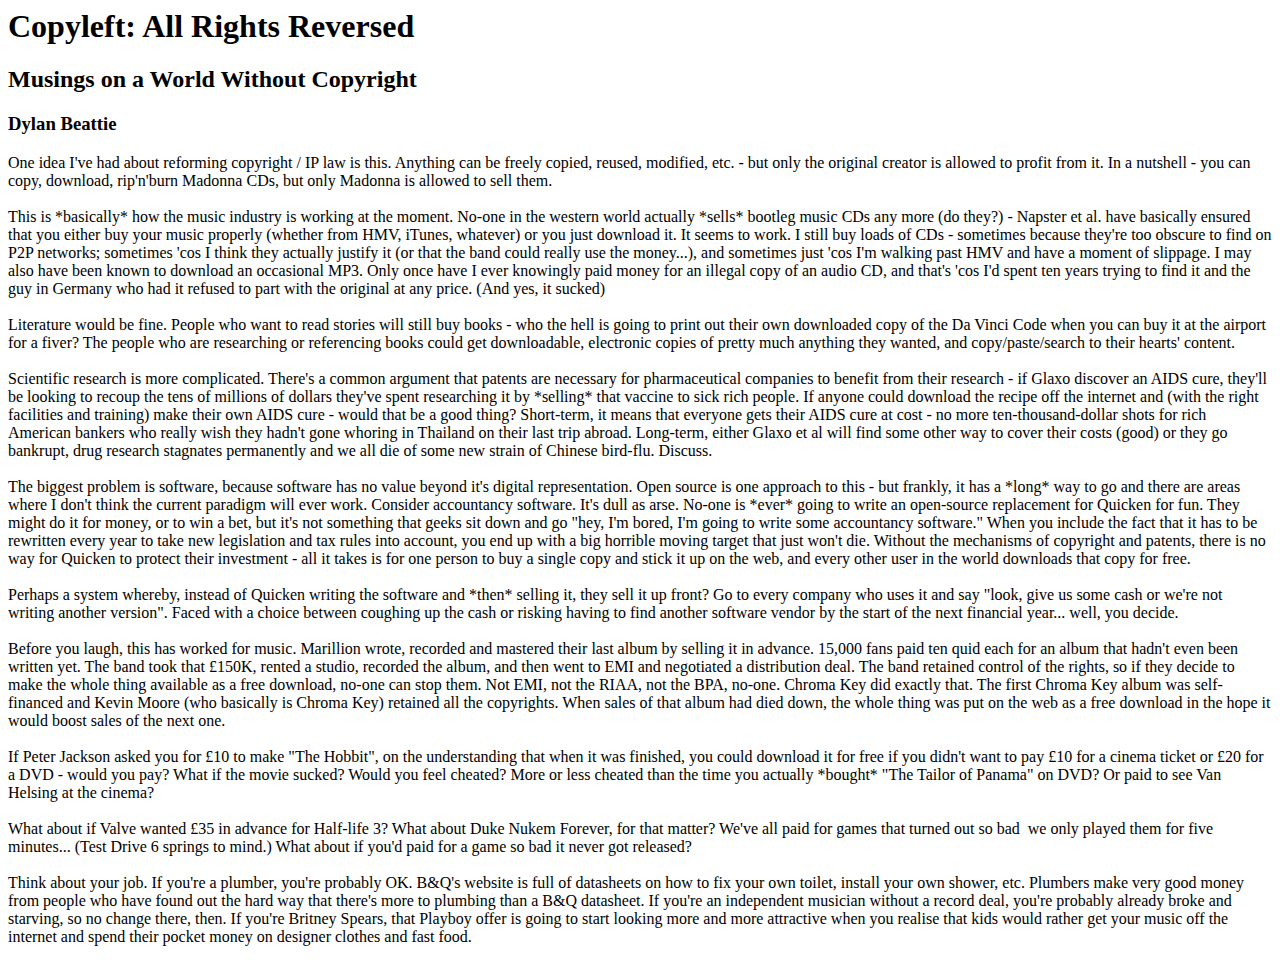
<file: docs/copyleft.html>
<!DOCTYPE html PUBLIC "-//W3C//DTD HTML 4.01 Transitional//EN">
<html>
<head>
  <meta http-equiv="content-type"
 content="text/html; charset=ISO-8859-1">
  <title>Copyleft: All Rights Reversed</title>
</head>
<body>
<h1>Copyleft: All Rights Reversed</h1>
<h2>Musings on a World Without Copyright</h2>
<h3>Dylan Beattie</h3>
One idea I've had about reforming copyright / IP law is this. Anything
can be freely copied, reused, modified, etc. - but only the original
creator is allowed to profit from it. In a nutshell - you can copy,
download, rip'n'burn Madonna CDs, but only Madonna is allowed to sell
them.<br>
<br>
This is *basically* how the music industry is working at the moment.
No-one in the western world actually *sells* bootleg music CDs any more
(do they?) - Napster et al. have basically ensured that you either buy
your music properly (whether from HMV, iTunes, whatever) or you just
download it. It seems to work. I still buy loads of CDs - sometimes
because they're too obscure to find on P2P networks; sometimes 'cos I
think they actually justify it (or that the band could really use the
money...), and sometimes just 'cos I'm walking past HMV and have a
moment of slippage. I may also have been known to download an
occasional MP3. Only once have I ever knowingly paid money for an
illegal copy of an audio CD, and that's 'cos I'd spent ten years trying
to find it and the guy in Germany who had it refused to part with the
original at any price. (And yes, it sucked)<br>
<br>
Literature would be fine. People who want to read stories will still
buy books - who the hell is going to print out their own downloaded
copy of the Da Vinci Code when you can buy it at the airport for a
fiver? The people who are researching or referencing books could get
downloadable, electronic copies of pretty much anything they wanted,
and copy/paste/search to their hearts' content.<br>
<br>
Scientific research is more complicated. There's a common argument that
patents are necessary for pharmaceutical companies to benefit from
their research - if Glaxo discover an AIDS cure, they'll be looking to
recoup the tens of millions of dollars they've spent researching it by
*selling* that vaccine to sick rich people. If anyone could download
the recipe off the internet and (with the right facilities and
training) make their own AIDS cure - would that be a good thing?
Short-term, it means that everyone gets their AIDS cure at cost - no
more ten-thousand-dollar shots for rich American bankers who really
wish they hadn't gone whoring in Thailand on their last trip abroad.
Long-term, either Glaxo et al will find some other way to cover their
costs (good) or they go bankrupt, drug research stagnates permanently
and we all die of some new strain of Chinese bird-flu. Discuss.<br>
<br>
The biggest problem is software, because software has no value beyond
it's digital representation. Open source is one approach to this - but
frankly, it has a *long* way to go and there are areas where I don't
think the current paradigm will ever work. Consider accountancy
software. It's dull as arse. No-one is *ever* going to write an
open-source replacement for Quicken for fun. They might do it for
money, or to win a bet, but it's not something that geeks sit down and
go "hey, I'm bored, I'm going to write some accountancy software." When
you include the fact that it has to be rewritten every year to take new
legislation and tax rules into account, you end up with a big horrible
moving target that just won't die. Without the mechanisms of copyright
and patents, there is no way for Quicken to protect their investment -
all it takes is for one person to buy a single copy and stick it up on
the web, and every other user in the world downloads that copy for free.<br>
<br>
Perhaps a system whereby, instead of Quicken writing the software and
*then* selling it, they sell it up front? Go to every company who uses
it and say "look, give us some cash or we're not writing another
version". Faced with a choice between coughing up the cash or risking
having to find another software vendor by the start of the next
financial year... well, you decide.<br>
<br>
Before you laugh, this has worked for music. Marillion wrote, recorded
and mastered their last album by selling it in advance. 15,000 fans
paid ten quid each for an album that hadn't even been written yet. The
band took that &pound;150K, rented a studio, recorded the album, and
then went to EMI and negotiated a distribution deal. The band retained
control of the rights, so if they decide to make the whole thing
available as a free download, no-one can stop them. Not EMI, not the
RIAA, not the BPA, no-one. Chroma Key did exactly that. The first
Chroma Key album was self-financed and Kevin Moore (who basically is
Chroma Key) retained all the copyrights. When sales of that album had
died down, the whole thing was put on the web as a free download in the
hope it would boost sales of the next one.<br>
<br>
If Peter Jackson asked you for &pound;10 to make "The Hobbit", on the
understanding that when it was finished, you could download it for free
if you didn't want to pay &pound;10 for a cinema ticket or &pound;20
for a DVD - would you pay? What if the movie sucked? Would you feel
cheated? More or less cheated than the time you actually *bought* "The
Tailor of Panama" on DVD? Or paid to see Van Helsing at the cinema?<br>
<br>
What about if Valve wanted &pound;35 in advance for Half-life 3? What
about Duke Nukem Forever, for that matter? We've all paid for games
that turned out so bad&nbsp; we only played them for five minutes...
(Test Drive 6 springs to mind.) What about if you'd paid for a game so
bad it never got released?<br>
<br>
Think about your job. If you're a plumber, you're probably OK.
B&amp;Q's website is full of datasheets on how to fix your own toilet,
install your own shower, etc. Plumbers make very good money from people
who have found out the hard way that there's more to plumbing than a
B&amp;Q datasheet. If you're an independent musician without a record
deal, you're probably already broke and starving, so no change there,
then. If you're Britney Spears, that Playboy offer is going to start
looking more and more attractive when you realise that kids would
rather get your music off the internet and spend their pocket money on
designer clothes and fast food. <br>
<br>
</body>
</html>
</file>
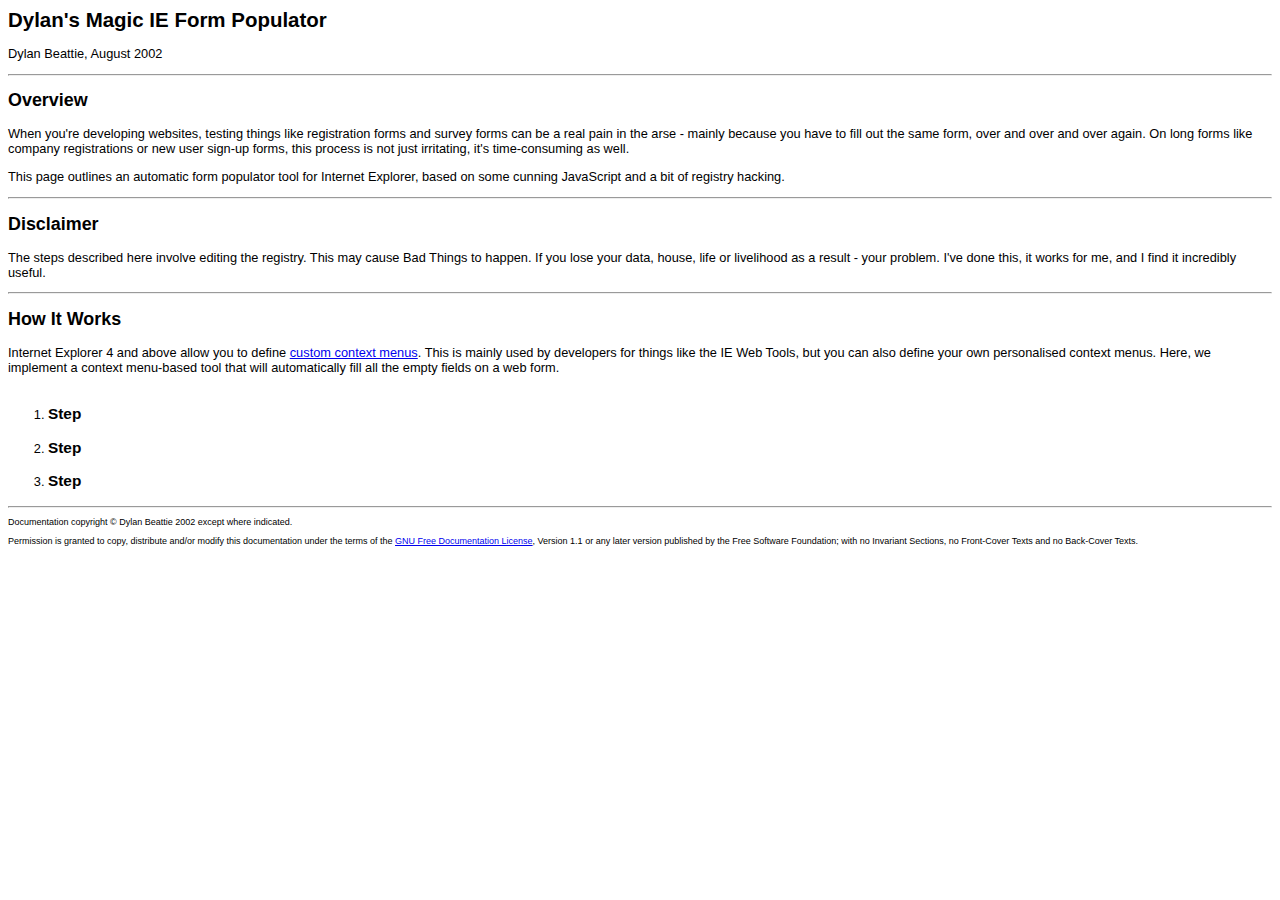
<file: docs/ie_form_populator.html>
<!DOCTYPE html PUBLIC "-//W3C//DTD HTML 4.01 Transitional//EN">
<html>
<head>
  <title>Secure FTP with RSA Authentication Using OpenSSH v3.4-1 on Windows
2000</title>

  <meta http-equiv="Content-Type"
 content="text/html; charset=iso-8859-1">

  <link rel="stylesheet" type="text/css" href="styles.css">
</head>
 <body bgcolor="#ffffff" text="#000000">

<h1>Dylan's Magic IE Form Populator</h1>

<p>Dylan Beattie, August 2002</p>

<hr>
<h2>Overview</h2>

<p>When you're developing websites, testing things like registration forms
and survey forms can be a real pain in the arse - mainly because you have
to fill out the same form, over and over and over again. On long forms like
company registrations or new user sign-up forms, this process is not just
irritating, it's time-consuming as well.<br>
 </p>

<p>This page outlines an automatic form populator tool for Internet Explorer,
based on some cunning JavaScript and a bit of registry hacking.<br>
 </p>

<hr>
<h2>Disclaimer</h2>

<p>The steps described here involve editing the registry. This may cause Bad
Things to happen. If you lose your data, house, life or livelihood as a result
- your problem. I've done this, it works for me, and I find it incredibly
useful.&nbsp;</p>

<hr>
<h2>How It Works</h2>
 Internet Explorer 4 and above allow you to define <a
 href="http://msdn.microsoft.com/workshop/browser/ext/tutorials/context.asp">custom
context menus</a>. This is mainly used by developers for things like the IE
Web Tools, but you can also define your own personalised context menus. Here,
we implement a context menu-based tool that will automatically fill all the
empty fields on a web form.<br>
 <br>

<ol>
 <li>
    <h3>Step</h3>
  </li>
 <li>
    <h3>Step</h3>
  </li>
 <li>
    <h3>Step</h3>
  </li>

</ol>

<hr>
<p class="small_print">Documentation copyright &copy; Dylan Beattie 2002 except
where indicated.</p>

<p class="small_print">Permission is granted to copy, distribute and/or modify
this documentation under the terms of the <a
 href="http://www.gnu.org/licenses/fdl.txt">GNU Free Documentation License</a>,
Version 1.1 or any later version published by the Free Software Foundation;
with no Invariant Sections, no Front-Cover Texts and no Back-Cover Texts.</p>
   <br>

</body>
</html>
</file>
<file: docs/styles.css>
h1 { font-size: 160%; }
h2 { font-size: 140%; }
h3 { font-size: 120%; }
body {
	font-family: verdana, arial, helvetica, sans-serif;
	font-size: 80%;
}
pre, code {
	font-family: Andale Mono, courier, monospaced;
	font-size: x-small;
	font-weight: bold;
	color: #000099;
}

pre b, code b {
	color: #cc0000;
}

pre i, code i {
	color: #009900;
}

.small_print {
	font-size: xx-small;
}

a.footnote {
	vertical-align: super;
	font-size: xx-small;
}

p.footnote {
	font-size: xx-small;
	text-indent: -20px;
	margin-left: 20px;
}

dt {
	font-weight: bold;  
}

dd {
	margin-bottom: 5px;
}
blockquote {
	border: 1px solid #000000;
	background-color: #cccccc;
	padding: 2px;
	margin: 10px 0px 10px 0px;
}
ol li { margin-bottom: 10px; }.sourceCode {
	font-family: "Courier New", Courier, mono;
	white-space: pre;
}
.codeHighlight {
	font-weight: bold;
	background-color: #FF99CC;
}
</file>
<file: default.css>
BODY {
	background: #ffffff;
	color: #000000;
	font-family: arial, helvetica, sans-serif;
}
</file>
